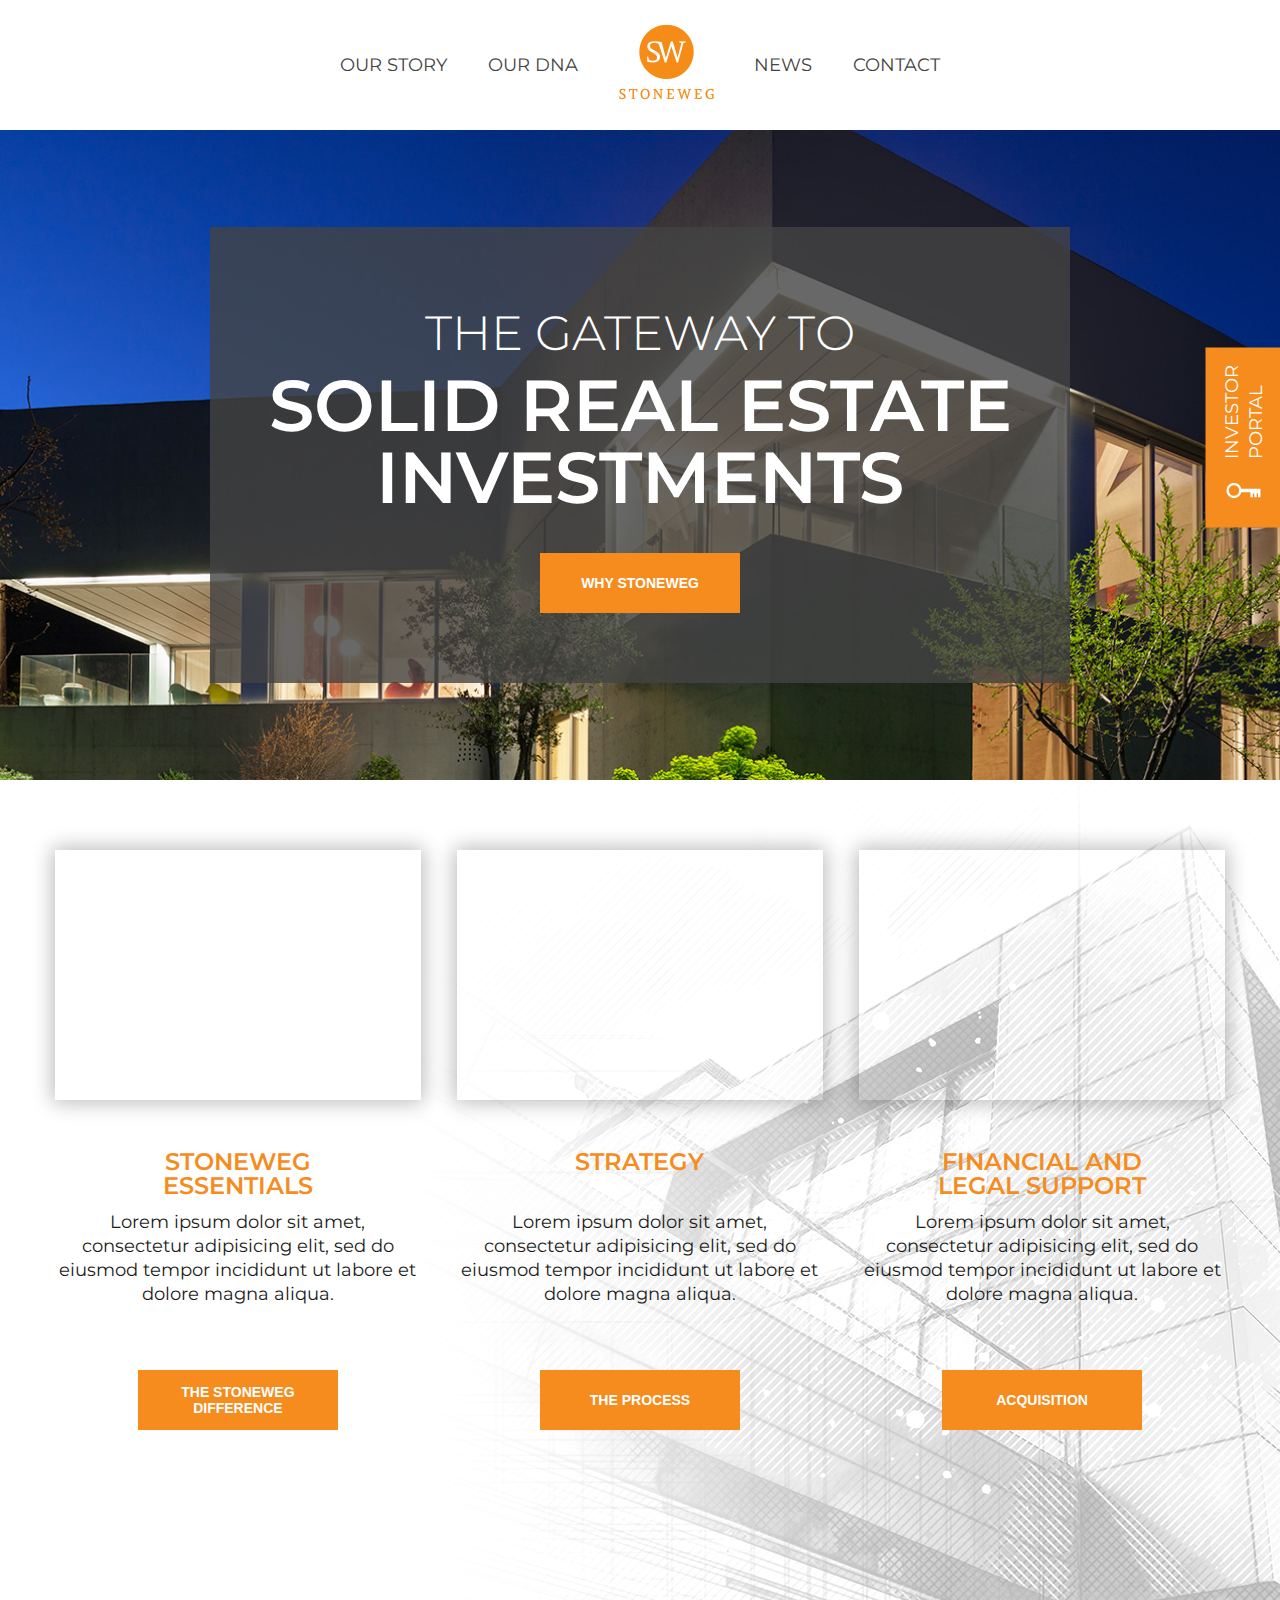
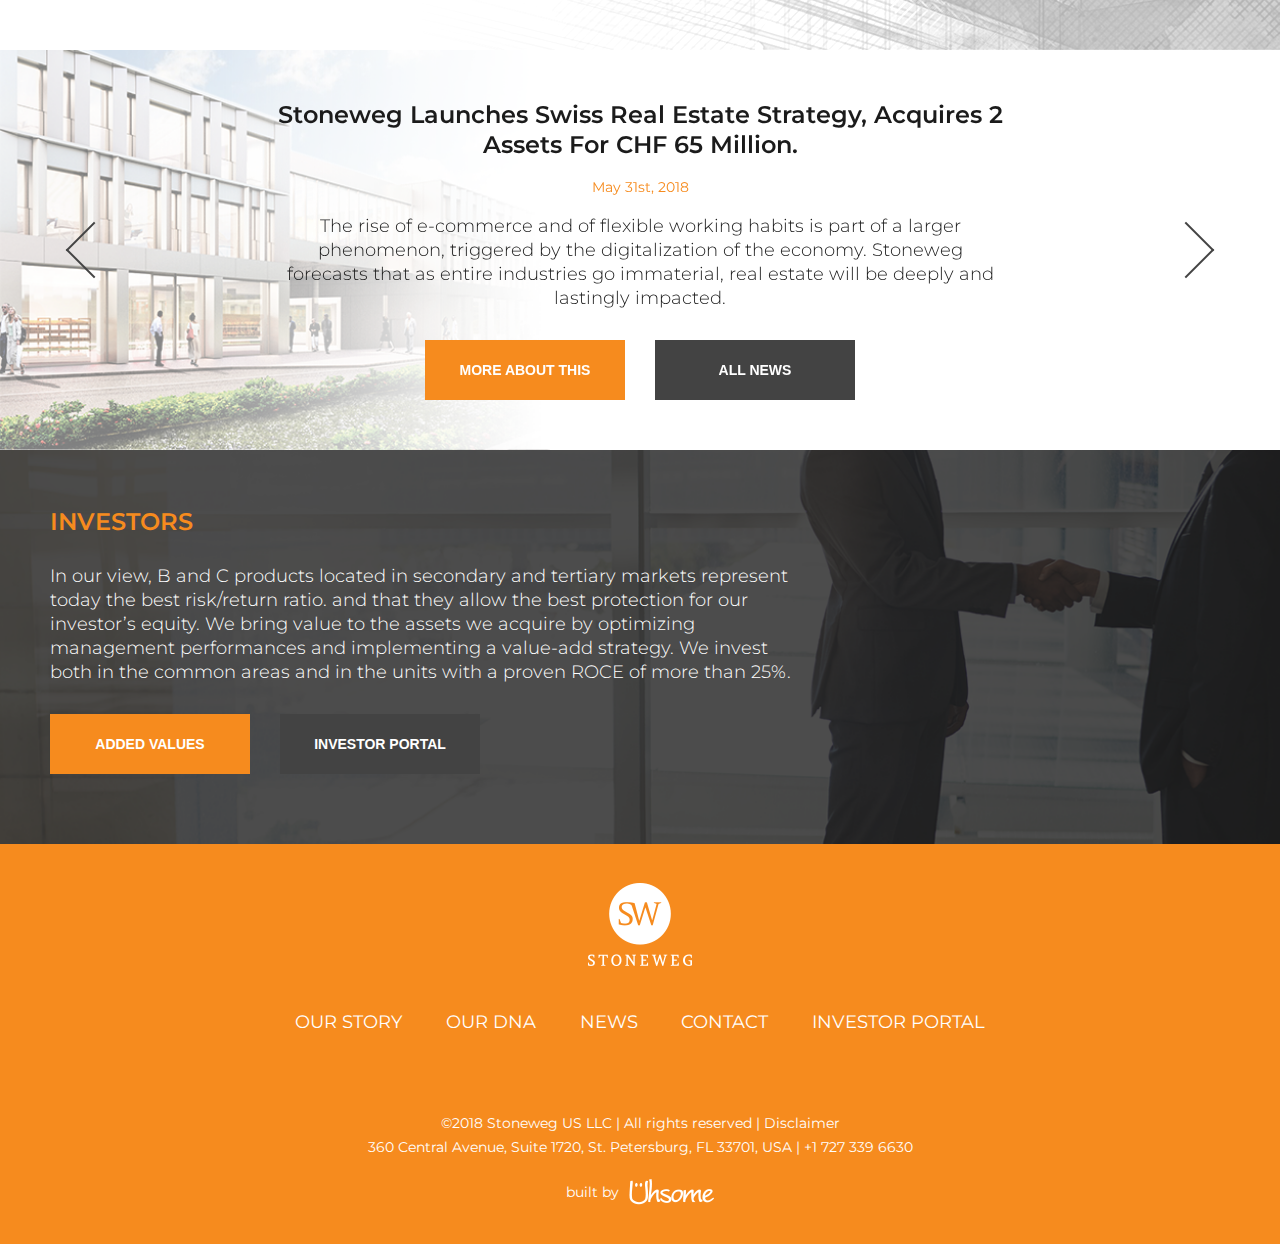
<file: index.html>
<!DOCTYPE html>
<html lang="en" dir="ltr">
  <head>
    <meta charset="utf-8">
    <meta name="viewport" content="width=device-width, initial-scale=1">
    <title></title>
    <link rel="stylesheet" href="css/reset.css">
    <link rel="stylesheet" href="https://use.fontawesome.com/releases/v5.0.13/css/all.css" integrity="sha384-DNOHZ68U8hZfKXOrtjWvjxusGo9WQnrNx2sqG0tfsghAvtVlRW3tvkXWZh58N9jp" crossorigin="anonymous">
    <link rel="stylesheet" type="text/css" href="slick/slick.css"/>
    <link rel="stylesheet" type="text/css" href="slick/slick-theme.css"/>
    <link rel="stylesheet" href="css/main.css">
  </head>
  <body>

    <header>
        <nav>
            <ul>
                <li> <a href="#">our story</a> </li>
                <li> <a href="#">our DNA</a> </li>
                <li class="logo"> <a class="logo-link" href="#"> <img src="images/logo.png" alt=""> </a> </li>
                <li> <a href="#">news</a> </li>
                <li> <a href="#">contact</a> </li>
            </ul>
        </nav>
    </header>

    <div class="investor-portal">
        <div class="portal-key">
            <img src="images/portal-key.png" alt="">
        </div>
        <div class="portal-txt">
            <p>investor</p>
            <p>portal</p>
        </div>
    </div>


    <section class="home-top">
        <div class="home-top-title">
            <div class="home-top-title-wrap">
                <h3>The gateWAY to</h3>
                <h1>solid real estate <br>
                    investments</h1>
            </div>

            <div class="home-top-btn">
                <button class="button btn-org" type="button" name="button">why Stoneweg</button>
            </div>
        </div>
    </section>


    <section class="home-strategy">
        <div class="wrapper">

            <!-- MODALS -->
            <div class="modal" id="modal1">
                <div class="video-box-modal">
                    <iframe class="modal-btn" data-modal="#modal-id1" width="380" height="250" src="https://www.youtube.com/embed/Ktf5aG9CHnc" frameborder="0" allow="autoplay; encrypted-media" allowfullscreen></iframe>
                </div>
            </div>

            <div class="modal" id="modal2">
                <div class="video-box-modal">
                    <iframe class="modal-btn" data-modal="#modal-id2" width="380" height="250" src="https://www.youtube.com/embed/Ktf5aG9CHnc" frameborder="0" allow="autoplay; encrypted-media" allowfullscreen></iframe>
                </div>
            </div>

            <div class="modal" id="modal3">
                <div class="video-box-modal">
                    <iframe class="modal-btn" data-modal="#modal-id3" width="380" height="250" src="https://www.youtube.com/embed/Ktf5aG9CHnc" frameborder="0" allow="autoplay; encrypted-media" allowfullscreen></iframe>
                </div>
            </div>
            <!-- MODALS -->

            <ul class="ul-strategy-list">
                <li>
                    <div class="video-box">
                        <button type="button" class="modal-btn" class="modal-btn video" data-modal="#modal1"></button>
                        <iframe width="380" height="250" src="https://www.youtube.com/embed/Ktf5aG9CHnc" frameborder="0" allow="autoplay; encrypted-media" allowfullscreen></iframe>
                    </div>

                    <div class="content-box">
                        <div class="content-title">
                            <h3>stoneweg essentials</h3>
                        </div>
                        <div class="content-txt">
                            <p>Lorem ipsum dolor sit amet, consectetur adipisicing elit, sed do eiusmod tempor incididunt ut labore et dolore magna aliqua.</p>
                        </div>
                        <div class="content-btn">
                            <button class="button btn-org" type="button" name="button">
                                THE STONEWEG <br>
                                DIFFERENCE
                            </button>
                        </div>
                    </div>
                </li>

                <li>
                    <div class="video-box">
                        <button type="button" class="modal-btn" class="modal-btn video" data-modal="#modal2"></button>
                        <iframe width="380" height="250" src="https://www.youtube.com/embed/Ktf5aG9CHnc" frameborder="0" allow="autoplay; encrypted-media" allowfullscreen></iframe>
                    </div>

                    <div class="content-box">
                        <div class="content-title">
                            <h3>STRATEGY</h3>
                        </div>
                        <div class="content-txt">
                            <p>Lorem ipsum dolor sit amet, consectetur adipisicing elit, sed do eiusmod tempor incididunt ut labore et dolore magna aliqua.</p>
                        </div>
                        <div class="content-btn">
                            <button class="button btn-org" type="button" name="button">
                                THE process
                            </button>
                        </div>
                    </div>
                </li>

                <li>
                    <div class="video-box">
                        <button type="button" class="modal-btn" class="modal-btn video" data-modal="#modal3"></button>
                        <iframe width="380" height="250" src="https://www.youtube.com/embed/Ktf5aG9CHnc" frameborder="0" allow="autoplay; encrypted-media" allowfullscreen></iframe>
                    </div>

                    <div class="content-box">
                        <div class="content-title">
                            <h3>FINANCIAL AND LEGAL
                                SUPPORT</h3>
                        </div>
                        <div class="content-txt">
                            <p>Lorem ipsum dolor sit amet, consectetur adipisicing elit, sed do eiusmod tempor incididunt ut labore et dolore magna aliqua.</p>
                        </div>
                        <div class="content-btn">
                            <button class="button btn-org" type="button" name="button">
                                acquisition
                            </button>
                        </div>
                    </div>
                </li>
            </ul>
        </div>
    </section>


    <section class="home-slider">
        <div class="home-slider-bg"></div>
        <div class="wrapper">
            <div class="slider">
                <div class="home-slider-content">
                    <div class="slider-title">
                        <h3>Stoneweg Launches Swiss Real Estate Strategy, Acquires 2 Assets For CHF 65 Million.</h3>
                        <p class="slider-cont-date">May 31st, 2018</p>
                    </div>
                    <div class="slider-content">
                        <p>The rise of e-commerce and of flexible working habits is part of a larger phenomenon, triggered by the digitalization of the economy. Stoneweg forecasts that as entire industries go immaterial, real estate will be deeply and lastingly impacted.</p>
                    </div>
                    <div class="slider-cont-btns">
                        <button class="button btn-org" type="button" name="button">more about this</button>
                        <button class="button btn-grey" type="button" name="button">all news</button>
                    </div>
                </div>

                <div class="home-slider-content">
                    <div class="slider-title">
                        <h3>Stoneweg Launches Swiss Real Estate Strategy, Acquires 2 Assets For CHF 65 Million.</h3>
                        <p class="slider-cont-date">May 31st, 2018</p>
                    </div>
                    <div class="slider-content">
                        <p>The rise of e-commerce and of flexible working habits is part of a larger phenomenon, triggered by the digitalization of the economy. Stoneweg forecasts that as entire industries go immaterial, real estate will be deeply and lastingly impacted.</p>
                    </div>
                    <div class="slider-cont-btns">
                        <button class="button btn-org" type="button" name="button">more about this</button>
                        <button class="button btn-grey" type="button" name="button">all news</button>
                    </div>
                </div>
            </div>
        </div>
    </section>


    <section class="investors">
        <div class="wrapper">
            <div class="investors-content">
                <h4 class="section-title">INVESTORS</h4>
                <p>In our view, B and C products located in secondary and tertiary markets represent today the best risk/return ratio. and that they allow the best protection for our investor’s equity. We bring value to the assets we acquire by optimizing management performances and implementing a value-add strategy. We invest both in the common areas and in the units with a proven ROCE of more than 25%.</p>
                <div class="investors-btns">
                  <button class="button btn-org" type="button" name="button">added values</button>
                  <button class="button btn-grey" type="button" name="button">investor portal</button>
                </div>
            </div>
        </div>
    </section>


    <footer>
        <div class="footer-inner">
            <div class="logo-footer">
                <a href="#"> <img src="images/logo-footer.png" alt=""> </a>
            </div>
            <div class="nav-footer">
                <ul>
                    <li> <a href="#">our story</a> </li>
                    <li> <a href="#">our DNA</a> </li>
                    <li> <a href="#">news</a> </li>
                    <li> <a href="#">contact</a> </li>
                    <li> <a href="#">investor portal</a> </li>
                </ul>
            </div>
            <div class="socials-footer">
                <ul>
                    <li> <a href="#"> <i class="fab fa-facebook-f"></i> </a> </li>
                    <li> <a href="#"> <i class="fab fa-linkedin-in"></i> </a> </li>
                    <li> <a href="#"> <i class="fab fa-twitter"></i> </a> </li>
                </ul>
            </div>
            <div class="copyright">
                <p>©2018 Stoneweg US LLC   |   All rights reserved   |   Disclaimer</p>
                <p>360 Central Avenue, Suite 1720, St. Petersburg, FL 33701, USA  |  +1 727 339 6630</p>
                <p class="uhsome">
                  <span class="built-by">built by</span>
                  <span class="uhsome-logo"> <a class="uhsome-link" href="#"></a> </span>
                </p>
            </div>
        </div>
    </footer>


    <script type="text/javascript" src="js/jquery-3.3.1.min.js"></script>
    <script type="text/javascript" src="slick/slick.min.js"></script>
    <script type="text/javascript" src="js/main.js"></script>

  </body>
</html>
</file>
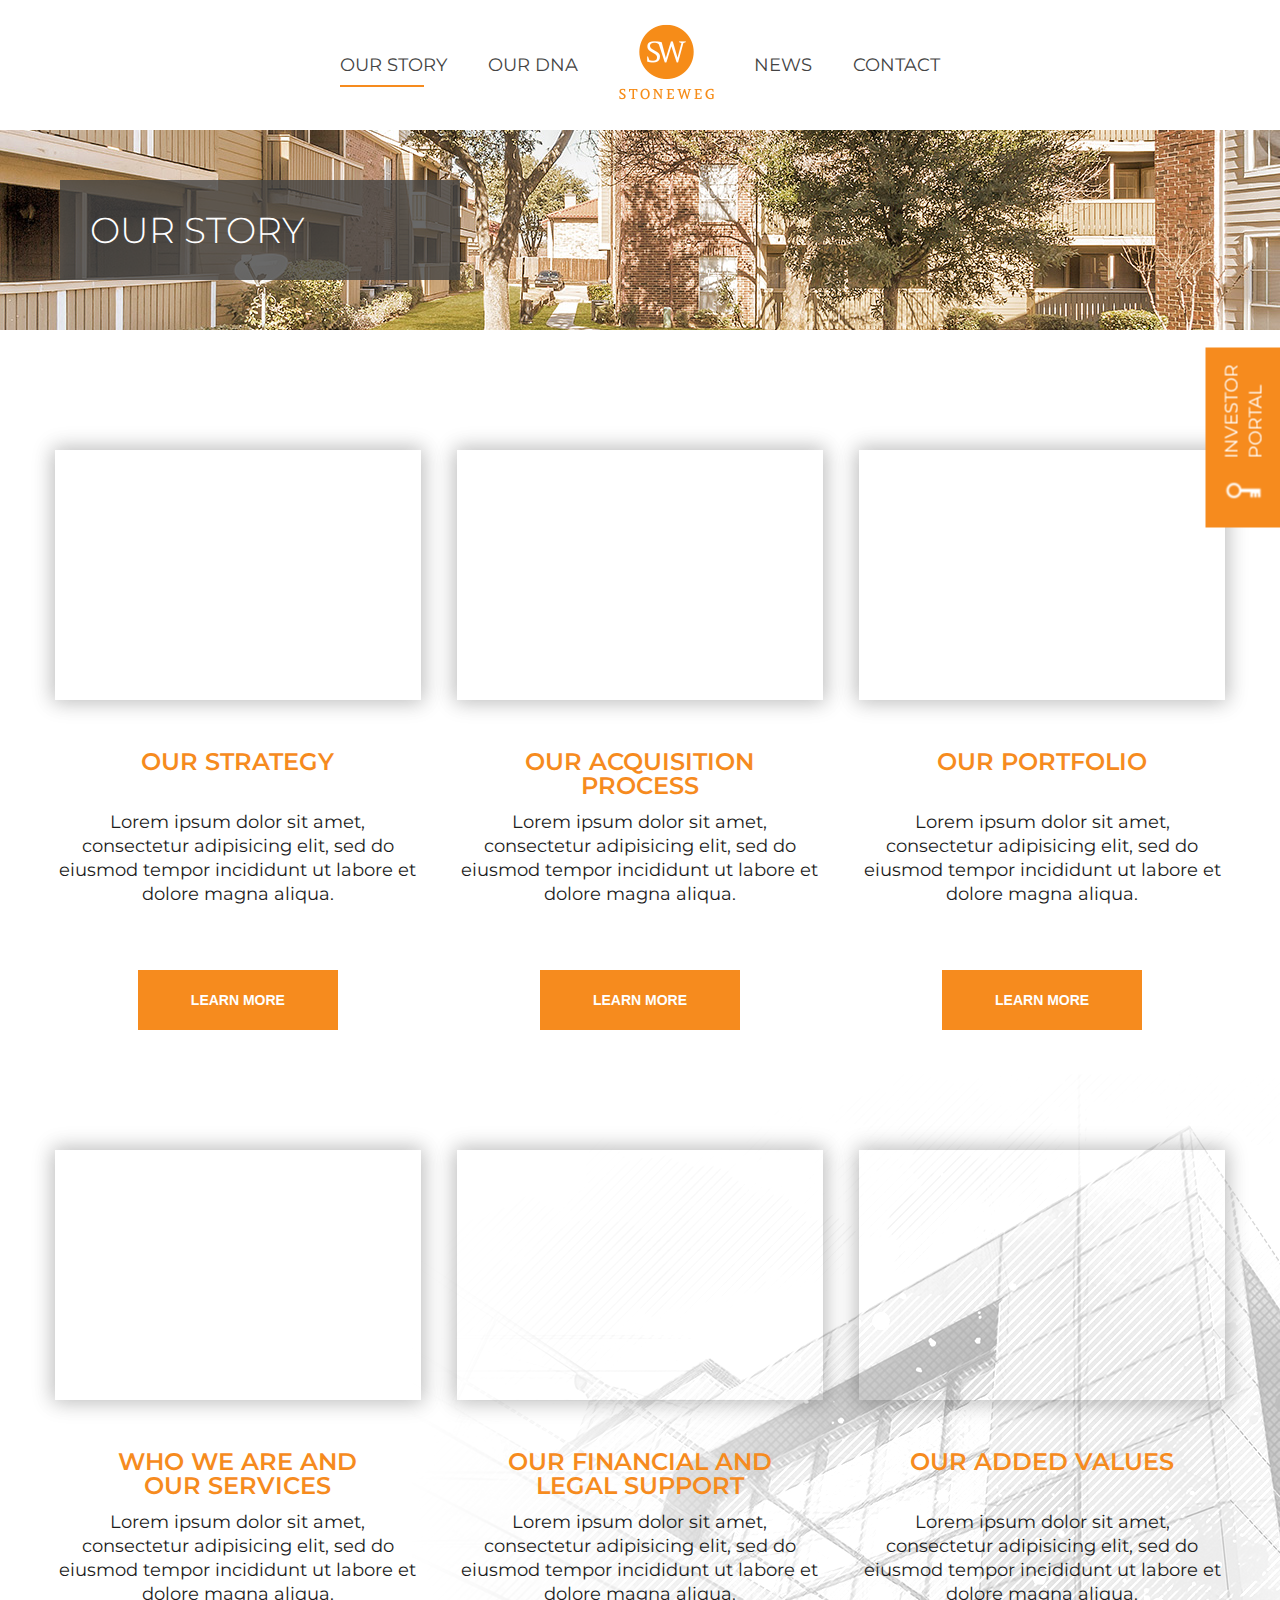
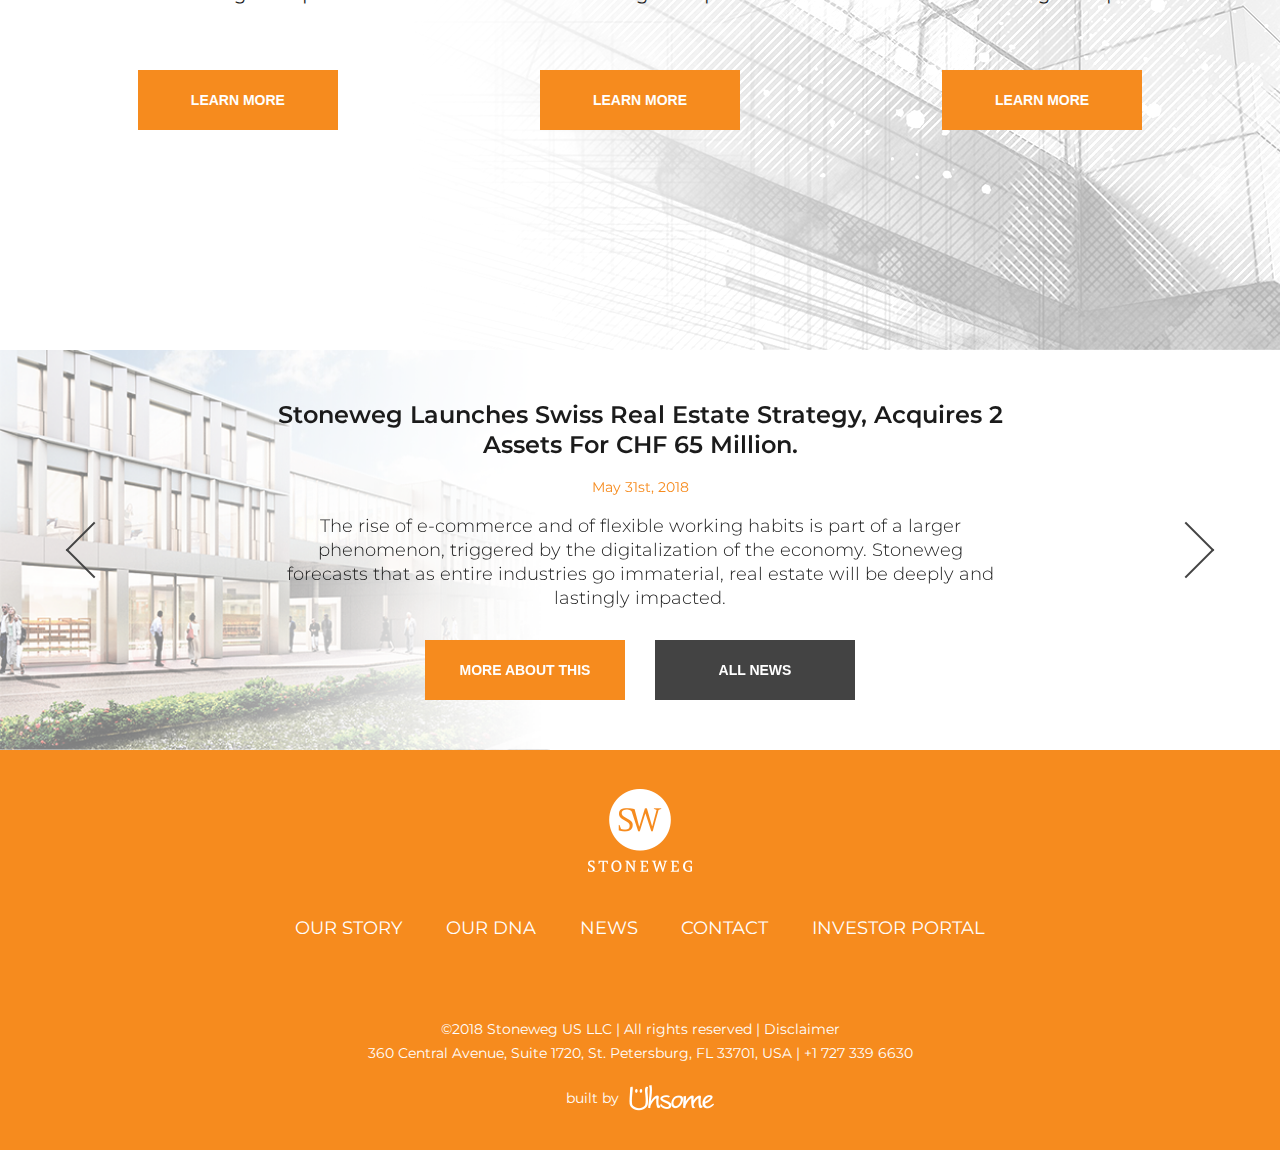
<file: 02_stoneweg_ourstory.html>
<!DOCTYPE html>
<html lang="en" dir="ltr">
  <head>
    <meta charset="utf-8">
    <meta name="viewport" content="width=device-width, initial-scale=1">
    <title></title>
    <link rel="stylesheet" href="css/reset.css">
    <link rel="stylesheet" href="https://use.fontawesome.com/releases/v5.0.13/css/all.css" integrity="sha384-DNOHZ68U8hZfKXOrtjWvjxusGo9WQnrNx2sqG0tfsghAvtVlRW3tvkXWZh58N9jp" crossorigin="anonymous">
    <link rel="stylesheet" type="text/css" href="slick/slick.css"/>
    <link rel="stylesheet" type="text/css" href="slick/slick-theme.css"/>
    <link rel="stylesheet" href="css/main.css">
  </head>
  <body>

    <header>
        <nav>
            <ul>
                <li> <a class="active" href="#">our story</a> </li>
                <li> <a href="#">our DNA</a> </li>
                <li class="logo"> <a class="logo-link" href="#"> <img src="images/logo.png" alt=""> </a> </li>
                <li> <a href="#">news</a> </li>
                <li> <a href="#">contact</a> </li>
            </ul>
        </nav>
    </header>

    <div class="investor-portal">
        <div class="portal-key">
            <img src="images/portal-key.png" alt="">
        </div>
        <div class="portal-txt">
            <p>investor</p>
            <p>portal</p>
        </div>
    </div>


    <section class="headline-section our-story-bg">
        <div class="wrapper">
            <div class="headline-section-title">
                <h2>our story</h2>
            </div>
        </div>
    </section>


    <section class="home-strategy our-story-strategy">
        <div class="wrapper">

            <!-- MODALS -->
            <div class="modal" id="modal4">
                <div class="video-box-modal">
                    <iframe class="modal-btn" data-modal="#modal-id1" width="380" height="250" src="https://www.youtube.com/embed/Ktf5aG9CHnc" frameborder="0" allow="autoplay; encrypted-media" allowfullscreen></iframe>
                </div>
            </div>

            <div class="modal" id="modal5">
                <div class="video-box-modal">
                    <iframe class="modal-btn" data-modal="#modal-id2" width="380" height="250" src="https://www.youtube.com/embed/Ktf5aG9CHnc" frameborder="0" allow="autoplay; encrypted-media" allowfullscreen></iframe>
                </div>
            </div>

            <div class="modal" id="modal6">
                <div class="video-box-modal">
                    <iframe class="modal-btn" data-modal="#modal-id3" width="380" height="250" src="https://www.youtube.com/embed/Ktf5aG9CHnc" frameborder="0" allow="autoplay; encrypted-media" allowfullscreen></iframe>
                </div>
            </div>

            <div class="modal" id="modal7">
                <div class="video-box-modal">
                    <iframe class="modal-btn" data-modal="#modal-id1" width="380" height="250" src="https://www.youtube.com/embed/Ktf5aG9CHnc" frameborder="0" allow="autoplay; encrypted-media" allowfullscreen></iframe>
                </div>
            </div>

            <div class="modal" id="modal8">
                <div class="video-box-modal">
                    <iframe class="modal-btn" data-modal="#modal-id2" width="380" height="250" src="https://www.youtube.com/embed/Ktf5aG9CHnc" frameborder="0" allow="autoplay; encrypted-media" allowfullscreen></iframe>
                </div>
            </div>

            <div class="modal" id="modal9">
                <div class="video-box-modal">
                    <iframe class="modal-btn" data-modal="#modal-id3" width="380" height="250" src="https://www.youtube.com/embed/Ktf5aG9CHnc" frameborder="0" allow="autoplay; encrypted-media" allowfullscreen></iframe>
                </div>
            </div>
            <!-- MODALS -->

            <ul class="ul-strategy-list">
                <li>
                    <div class="video-box">
                      <button type="button" class="modal-btn" class="modal-btn video" data-modal="#modal4"></button>
                        <iframe width="380" height="250" src="https://www.youtube.com/embed/Ktf5aG9CHnc" frameborder="0" allow="autoplay; encrypted-media" allowfullscreen></iframe>
                    </div>

                    <div class="content-box">
                        <div class="content-title">
                            <h3>our strategy</h3>
                        </div>
                        <div class="content-txt">
                            <p>Lorem ipsum dolor sit amet, consectetur adipisicing elit, sed do eiusmod tempor incididunt ut labore et dolore magna aliqua.</p>
                        </div>
                        <div class="content-btn">
                            <button class="button btn-org" type="button" name="button">
                                learn more
                            </button>
                        </div>
                    </div>
                </li>

                <li>
                    <div class="video-box">
                      <button type="button" class="modal-btn" class="modal-btn video" data-modal="#modal5"></button>
                        <iframe width="380" height="250" src="https://www.youtube.com/embed/Ktf5aG9CHnc" frameborder="0" allow="autoplay; encrypted-media" allowfullscreen></iframe>
                    </div>

                    <div class="content-box">
                        <div class="content-title">
                            <h3>Our acquisition process</h3>
                        </div>
                        <div class="content-txt">
                            <p>Lorem ipsum dolor sit amet, consectetur adipisicing elit, sed do eiusmod tempor incididunt ut labore et dolore magna aliqua.</p>
                        </div>
                        <div class="content-btn">
                          <button class="button btn-org" type="button" name="button">
                              learn more
                          </button>
                        </div>
                    </div>
                </li>

                <li>
                    <div class="video-box">
                      <button type="button" class="modal-btn" class="modal-btn video" data-modal="#modal6"></button>
                        <iframe width="380" height="250" src="https://www.youtube.com/embed/Ktf5aG9CHnc" frameborder="0" allow="autoplay; encrypted-media" allowfullscreen></iframe>
                    </div>

                    <div class="content-box">
                        <div class="content-title">
                            <h3>Our portfolio</h3>
                        </div>
                        <div class="content-txt">
                            <p>Lorem ipsum dolor sit amet, consectetur adipisicing elit, sed do eiusmod tempor incididunt ut labore et dolore magna aliqua.</p>
                        </div>
                        <div class="content-btn">
                          <button class="button btn-org" type="button" name="button">
                              learn more
                          </button>
                        </div>
                    </div>
                </li>

                <li>
                    <div class="video-box">
                      <button type="button" class="modal-btn" class="modal-btn video" data-modal="#modal7"></button>
                        <iframe width="380" height="250" src="https://www.youtube.com/embed/Ktf5aG9CHnc" frameborder="0" allow="autoplay; encrypted-media" allowfullscreen></iframe>
                    </div>

                    <div class="content-box">
                        <div class="content-title">
                            <h3>Who we are and
                                our services</h3>
                        </div>
                        <div class="content-txt">
                            <p>Lorem ipsum dolor sit amet, consectetur adipisicing elit, sed do eiusmod tempor incididunt ut labore et dolore magna aliqua.</p>
                        </div>
                        <div class="content-btn">
                          <button class="button btn-org" type="button" name="button">
                              learn more
                          </button>
                        </div>
                    </div>
                </li>

                <li>
                    <div class="video-box">
                      <button type="button" class="modal-btn" class="modal-btn video" data-modal="#modal8"></button>
                        <iframe width="380" height="250" src="https://www.youtube.com/embed/Ktf5aG9CHnc" frameborder="0" allow="autoplay; encrypted-media" allowfullscreen></iframe>
                    </div>

                    <div class="content-box">
                        <div class="content-title">
                            <h3>Our financial and
                                  legal support</h3>
                        </div>
                        <div class="content-txt">
                            <p>Lorem ipsum dolor sit amet, consectetur adipisicing elit, sed do eiusmod tempor incididunt ut labore et dolore magna aliqua.</p>
                        </div>
                        <div class="content-btn">
                          <button class="button btn-org" type="button" name="button">
                              learn more
                          </button>
                        </div>
                    </div>
                </li>

                <li>
                    <div class="video-box">
                      <button type="button" class="modal-btn" class="modal-btn video" data-modal="#modal9"></button>
                        <iframe width="380" height="250" src="https://www.youtube.com/embed/Ktf5aG9CHnc" frameborder="0" allow="autoplay; encrypted-media" allowfullscreen></iframe>
                    </div>

                    <div class="content-box">
                        <div class="content-title">
                            <h3>Our added values</h3>
                        </div>
                        <div class="content-txt">
                            <p>Lorem ipsum dolor sit amet, consectetur adipisicing elit, sed do eiusmod tempor incididunt ut labore et dolore magna aliqua.</p>
                        </div>
                        <div class="content-btn">
                          <button class="button btn-org" type="button" name="button">
                              learn more
                          </button>
                        </div>
                    </div>
                </li>
            </ul>
        </div>
    </section>


    <section class="home-slider">
        <div class="home-slider-bg"></div>
        <div class="wrapper">
            <div class="slider">
                <div class="home-slider-content">
                    <div class="slider-title">
                        <h3>Stoneweg Launches Swiss Real Estate Strategy, Acquires 2 Assets For CHF 65 Million.</h3>
                        <p class="slider-cont-date">May 31st, 2018</p>
                    </div>
                    <div class="slider-content">
                        <p>The rise of e-commerce and of flexible working habits is part of a larger phenomenon, triggered by the digitalization of the economy. Stoneweg forecasts that as entire industries go immaterial, real estate will be deeply and lastingly impacted.</p>
                    </div>
                    <div class="slider-cont-btns">
                        <button class="button btn-org" type="button" name="button">more about this</button>
                        <button class="button btn-grey" type="button" name="button">all news</button>
                    </div>
                </div>

                <div class="home-slider-content">
                    <div class="slider-title">
                        <h3>Stoneweg Launches Swiss Real Estate Strategy, Acquires 2 Assets For CHF 65 Million.</h3>
                        <p class="slider-cont-date">May 31st, 2018</p>
                    </div>
                    <div class="slider-content">
                        <p>The rise of e-commerce and of flexible working habits is part of a larger phenomenon, triggered by the digitalization of the economy. Stoneweg forecasts that as entire industries go immaterial, real estate will be deeply and lastingly impacted.</p>
                    </div>
                    <div class="slider-cont-btns">
                        <button class="button btn-org" type="button" name="button">more about this</button>
                        <button class="button btn-grey" type="button" name="button">all news</button>
                    </div>
                </div>
            </div>
        </div>
    </section>


    <footer>
        <div class="footer-inner">
            <div class="logo-footer">
                <a href="#"> <img src="images/logo-footer.png" alt=""> </a>
            </div>
            <div class="nav-footer">
                <ul>
                    <li> <a href="#">our story</a> </li>
                    <li> <a href="#">our DNA</a> </li>
                    <li> <a href="#">news</a> </li>
                    <li> <a href="#">contact</a> </li>
                    <li> <a href="#">investor portal</a> </li>
                </ul>
            </div>
            <div class="socials-footer">
                <ul>
                    <li> <a href="#"> <i class="fab fa-facebook-f"></i> </a> </li>
                    <li> <a href="#"> <i class="fab fa-linkedin-in"></i> </a> </li>
                    <li> <a href="#"> <i class="fab fa-twitter"></i> </a> </li>
                </ul>
            </div>
            <div class="copyright">
                <p>©2018 Stoneweg US LLC   |   All rights reserved   |   Disclaimer</p>
                <p>360 Central Avenue, Suite 1720, St. Petersburg, FL 33701, USA  |  +1 727 339 6630</p>
                <p class="uhsome">
                  <span class="built-by">built by</span>
                  <span class="uhsome-logo"> <a class="uhsome-link" href="#"></a> </span>
                </p>
            </div>
        </div>
    </footer>


    <script type="text/javascript" src="js/jquery-3.3.1.min.js"></script>
    <script type="text/javascript" src="slick/slick.min.js"></script>
    <script type="text/javascript" src="js/main.js"></script>

  </body>
</html>
</file>
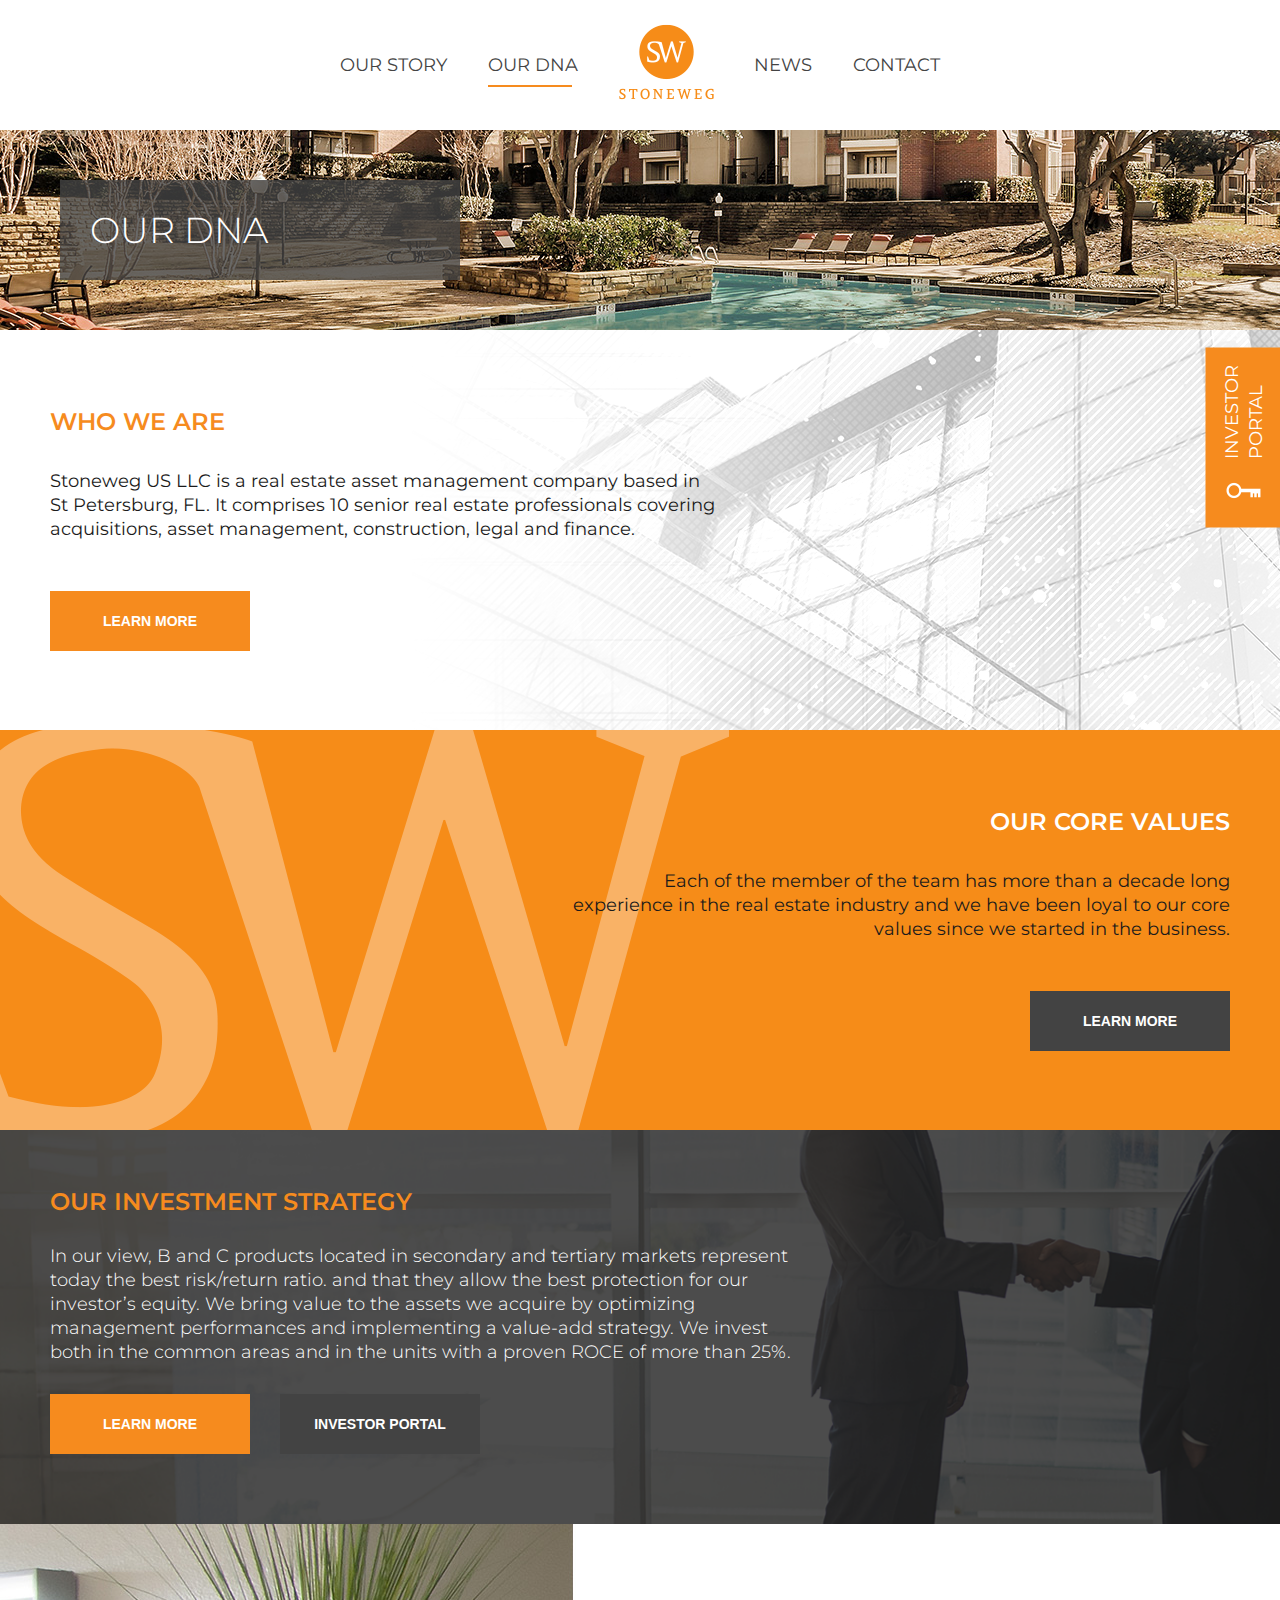
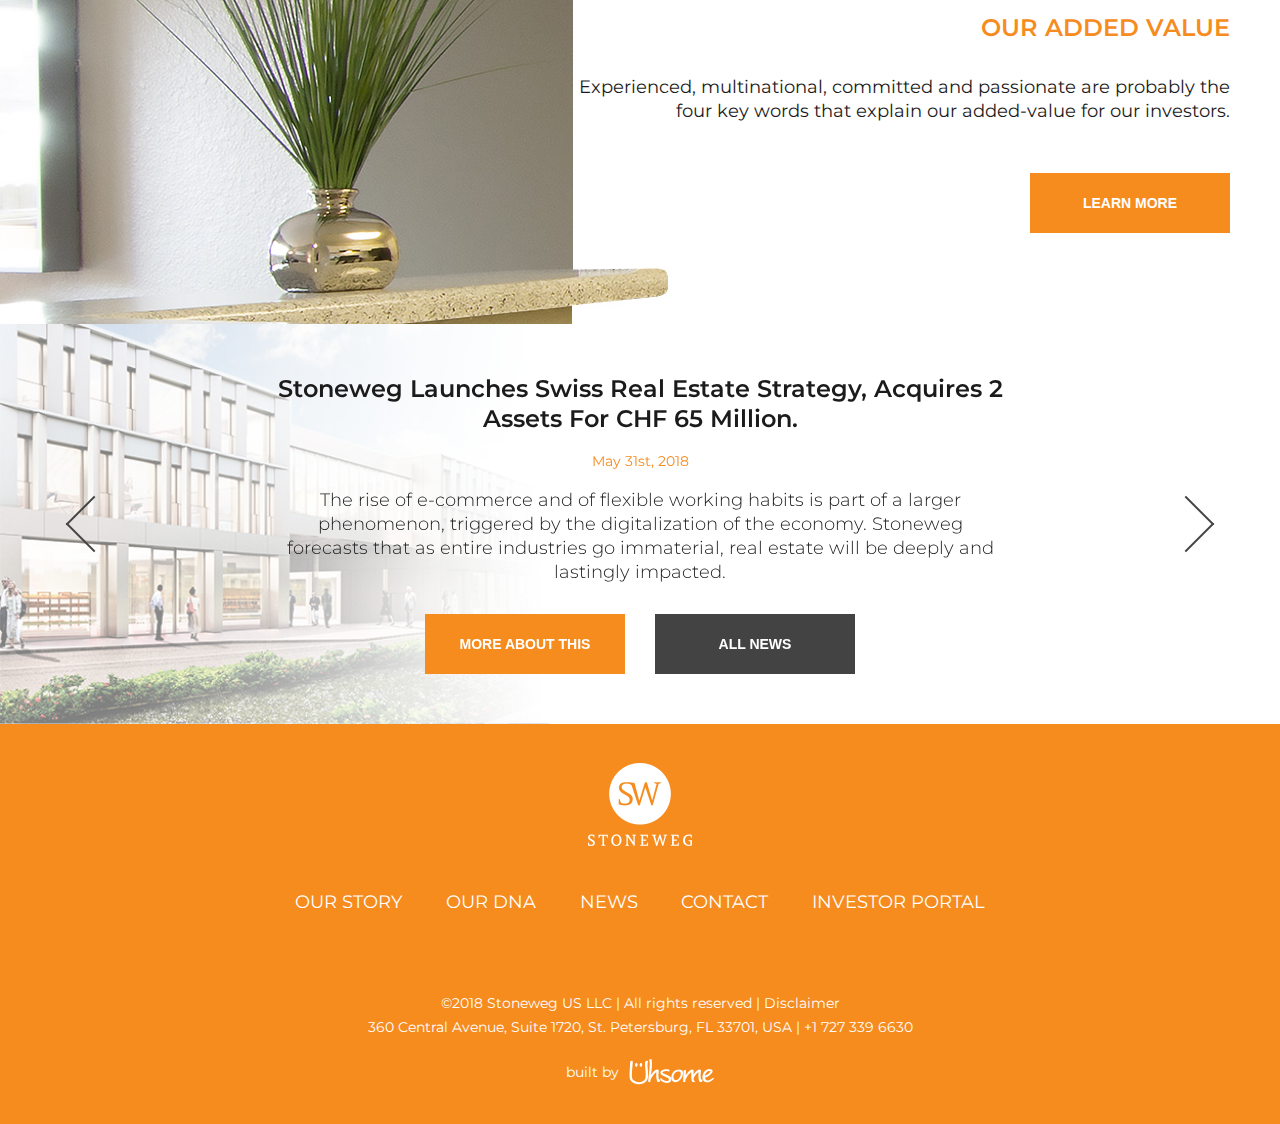
<file: 03_stoneweg_ourdna.html>
<!DOCTYPE html>
<html lang="en" dir="ltr">
  <head>
    <meta charset="utf-8">
    <meta name="viewport" content="width=device-width, initial-scale=1">
    <title></title>
    <link rel="stylesheet" href="css/reset.css">
    <link rel="stylesheet" href="https://use.fontawesome.com/releases/v5.0.13/css/all.css" integrity="sha384-DNOHZ68U8hZfKXOrtjWvjxusGo9WQnrNx2sqG0tfsghAvtVlRW3tvkXWZh58N9jp" crossorigin="anonymous">
    <link rel="stylesheet" type="text/css" href="slick/slick.css"/>
    <link rel="stylesheet" type="text/css" href="slick/slick-theme.css"/>
    <link rel="stylesheet" href="css/main.css">
  </head>
  <body>

    <header>
        <nav>
            <ul>
                <li> <a href="#">our story</a> </li>
                <li> <a class="active" href="#">our DNA</a> </li>
                <li class="logo"> <a class="logo-link" href="#"> <img src="images/logo.png" alt=""> </a> </li>
                <li> <a href="#">news</a> </li>
                <li> <a href="#">contact</a> </li>
            </ul>
        </nav>
    </header>

    <div class="investor-portal">
        <div class="portal-key">
            <img src="images/portal-key.png" alt="">
        </div>
        <div class="portal-txt">
            <p>investor</p>
            <p>portal</p>
        </div>
    </div>


    <section class="headline-section our-dna-bg">
        <div class="wrapper">
            <div class="headline-section-title">
                <h2>OUR DNA</h2>
            </div>
        </div>
    </section>


    <section class="who-we-are">
        <div class="wrapper">
            <div class="who-we-are-inner">
                <h4 class="section-title">Who we are</h4>
                <p>Stoneweg US LLC is a real estate asset management company based in St Petersburg, FL. It comprises 10 senior real estate professionals covering acquisitions, asset management, construction, legal and finance.</p>
                <button class="button btn-org" type="button" name="button">LEARN MORE</button>
            </div>
        </div>
    </section>


    <section class="core-values">
        <div class="wrapper">
            <div class="core-values-inner">
                <h4 class="section-title">Our core values</h4>
                <p>Each of the member of the team has more than a decade long experience in the real estate industry and we have been loyal to our core values since we started in the business.</p>
                <button class="button btn-grey" type="button" name="button">LEARN MORE</button>
            </div>
        </div>
    </section>



    <section class="investors">
        <div class="wrapper">
            <div class="investors-content">
                <h4 class="section-title">Our investment strategy</h4>
                <p>In our view, B and C products located in secondary and tertiary markets represent today the best risk/return ratio. and that they allow the best protection for our investor’s equity. We bring value to the assets we acquire by optimizing management performances and implementing a value-add strategy. We invest both in the common areas and in the units with a proven ROCE of more than 25%.</p>
                <div class="investors-btns">
                  <button class="button btn-org" type="button" name="button">LEARN MORE</button>
                  <button class="button btn-grey" type="button" name="button">investor portal</button>
                </div>
            </div>
        </div>
    </section>


    <section class="added-value">
        <div class="wrapper">
            <div class="core-values-inner">
                <h4 class="section-title">Our added value</h4>
                <p>Experienced, multinational, committed and passionate are probably the four key words that explain our added-value for our investors.</p>
                <button class="button btn-org" type="button" name="button">LEARN MORE</button>
            </div>
        </div>
    </section>


    <section class="home-slider">
        <div class="home-slider-bg"></div>
        <div class="wrapper">
            <div class="slider">
                <div class="home-slider-content">
                    <div class="slider-title">
                        <h3>Stoneweg Launches Swiss Real Estate Strategy, Acquires 2 Assets For CHF 65 Million.</h3>
                        <p class="slider-cont-date">May 31st, 2018</p>
                    </div>
                    <div class="slider-content">
                        <p>The rise of e-commerce and of flexible working habits is part of a larger phenomenon, triggered by the digitalization of the economy. Stoneweg forecasts that as entire industries go immaterial, real estate will be deeply and lastingly impacted.</p>
                    </div>
                    <div class="slider-cont-btns">
                        <button class="button btn-org" type="button" name="button">more about this</button>
                        <button class="button btn-grey" type="button" name="button">all news</button>
                    </div>
                </div>

                <div class="home-slider-content">
                    <div class="slider-title">
                        <h3>Stoneweg Launches Swiss Real Estate Strategy, Acquires 2 Assets For CHF 65 Million.</h3>
                        <p class="slider-cont-date">May 31st, 2018</p>
                    </div>
                    <div class="slider-content">
                        <p>The rise of e-commerce and of flexible working habits is part of a larger phenomenon, triggered by the digitalization of the economy. Stoneweg forecasts that as entire industries go immaterial, real estate will be deeply and lastingly impacted.</p>
                    </div>
                    <div class="slider-cont-btns">
                        <button class="button btn-org" type="button" name="button">more about this</button>
                        <button class="button btn-grey" type="button" name="button">all news</button>
                    </div>
                </div>
            </div>
        </div>
    </section>


    <footer>
        <div class="footer-inner">
            <div class="logo-footer">
                <a href="#"> <img src="images/logo-footer.png" alt=""> </a>
            </div>
            <div class="nav-footer">
                <ul>
                    <li> <a href="#">our story</a> </li>
                    <li> <a href="#">our DNA</a> </li>
                    <li> <a href="#">news</a> </li>
                    <li> <a href="#">contact</a> </li>
                    <li> <a href="#">investor portal</a> </li>
                </ul>
            </div>
            <div class="socials-footer">
                <ul>
                    <li> <a href="#"> <i class="fab fa-facebook-f"></i> </a> </li>
                    <li> <a href="#"> <i class="fab fa-linkedin-in"></i> </a> </li>
                    <li> <a href="#"> <i class="fab fa-twitter"></i> </a> </li>
                </ul>
            </div>
            <div class="copyright">
                <p>©2018 Stoneweg US LLC   |   All rights reserved   |   Disclaimer</p>
                <p>360 Central Avenue, Suite 1720, St. Petersburg, FL 33701, USA  |  +1 727 339 6630</p>
                <p class="uhsome">
                  <span class="built-by">built by</span>
                  <span class="uhsome-logo"> <a class="uhsome-link" href="#"></a> </span>
                </p>
            </div>
        </div>
    </footer>


    <script type="text/javascript" src="js/jquery-3.3.1.min.js"></script>
    <script type="text/javascript" src="slick/slick.min.js"></script>
    <script type="text/javascript" src="js/main.js"></script>

  </body>
</html>
</file>
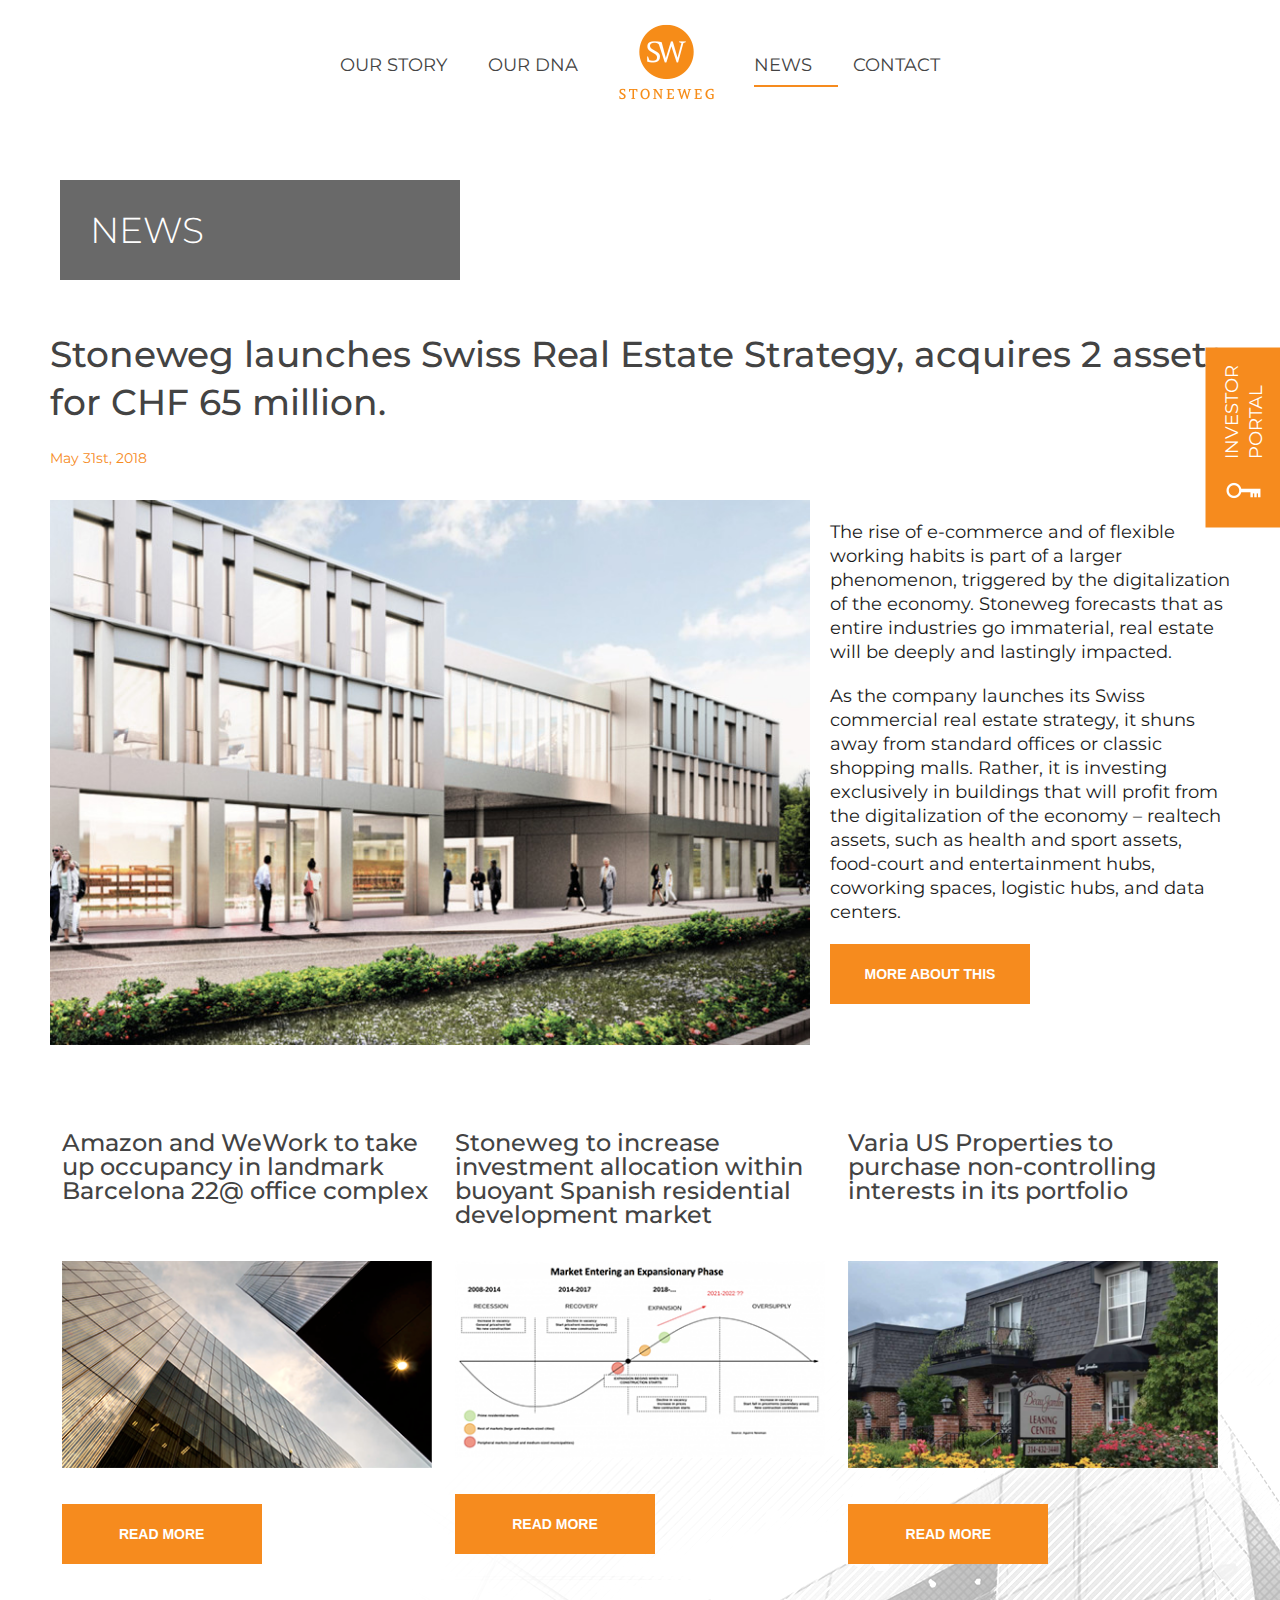
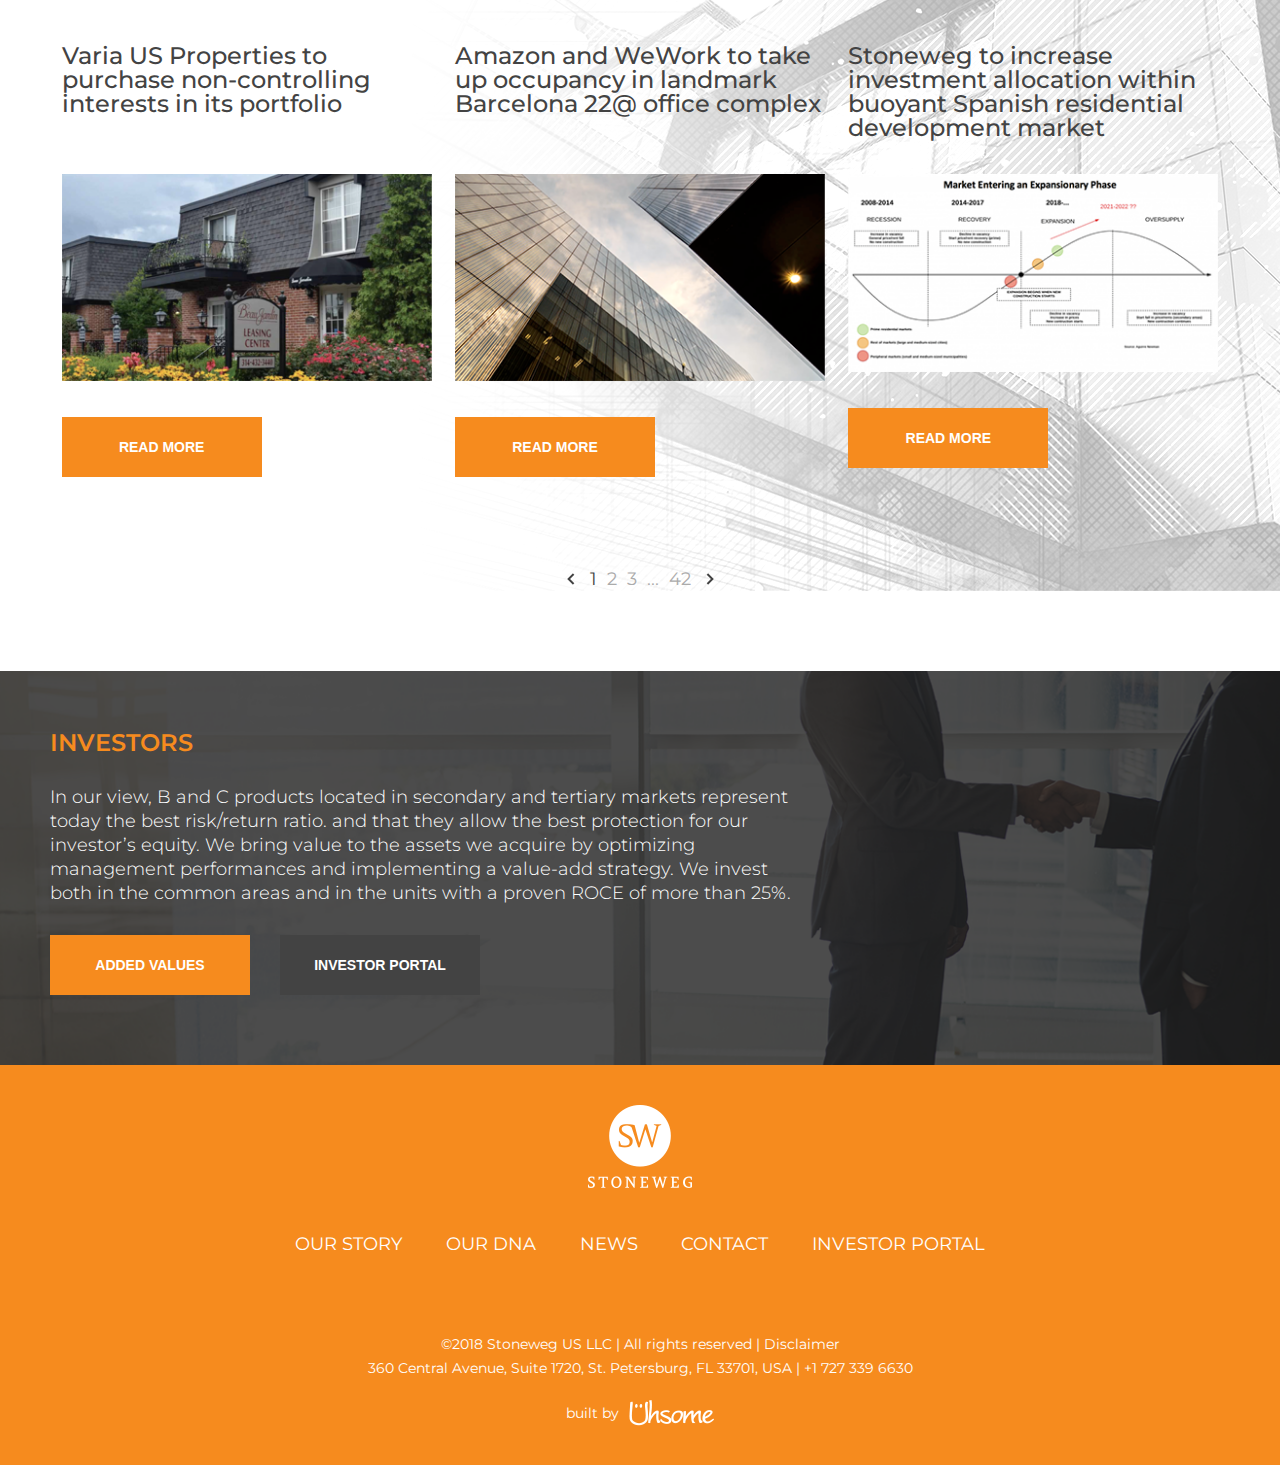
<file: 04_stoneweg_news.html>
<!DOCTYPE html>
<html lang="en" dir="ltr">
  <head>
    <meta charset="utf-8">
    <meta name="viewport" content="width=device-width, initial-scale=1">
    <title></title>
    <link rel="stylesheet" href="css/reset.css">
    <link rel="stylesheet" href="https://use.fontawesome.com/releases/v5.0.13/css/all.css" integrity="sha384-DNOHZ68U8hZfKXOrtjWvjxusGo9WQnrNx2sqG0tfsghAvtVlRW3tvkXWZh58N9jp" crossorigin="anonymous">
    <link rel="stylesheet" type="text/css" href="slick/slick.css"/>
    <link rel="stylesheet" type="text/css" href="slick/slick-theme.css"/>
    <link rel="stylesheet" href="css/main.css">
  </head>
  <body>

    <header>
        <nav>
            <ul>
                <li> <a href="#">our story</a> </li>
                <li> <a href="#">our DNA</a> </li>
                <li class="logo"> <a class="logo-link" href="#"> <img src="images/logo.png" alt=""> </a> </li>
                <li> <a class="active" href="#">news</a> </li>
                <li> <a href="#">contact</a> </li>
            </ul>
        </nav>
    </header>

    <div class="investor-portal">
        <div class="portal-key">
            <img src="images/portal-key.png" alt="">
        </div>
        <div class="portal-txt">
            <p>investor</p>
            <p>portal</p>
        </div>
    </div>


    <section class="headline-section">
        <div class="wrapper">
            <div class="headline-section-title">
                <h2>NEWS</h2>
            </div>
        </div>
    </section>


    <section class="news">
        <div class="wrapper">
            <div class="news-title-wrap">
                <h3 class="news-title">Stoneweg launches Swiss Real Estate Strategy, acquires 2 assets for CHF 65 million.</h3>
                <p class="slider-cont-date">May 31st, 2018</p>
            </div>

            <div class="news-more-about">
                <div class="more-about-img">
                    <img src="images/news-img.jpg" alt="">
                </div>

                <div class="more-about-txt">
                    <p>The rise of e-commerce and of flexible working habits is part of a larger phenomenon, triggered by the digitalization of the economy. Stoneweg forecasts that as entire industries go immaterial, real estate will be deeply and lastingly impacted.</p>
                    <p>As the company launches its Swiss commercial real estate strategy, it shuns away from standard offices or classic shopping malls. Rather, it is investing exclusively in buildings that will profit from the digitalization of the economy – realtech assets, such as health and sport assets, food-court and entertainment hubs, coworking spaces, logistic hubs, and data centers.</p>
                    <button class="button btn-org" type="button" name="button">more about this</button>
                </div>
            </div>

            <div class="news-list">
                <div class="news-list-wrap">
                    <ul>
                        <li>
                            <div class="news-list-title">
                                <h4>Amazon and WeWork to take up occupancy in landmark Barcelona 22@ office complex</h4>
                            </div>

                            <div class="news-list-img">
                                <img src="images/news-amazon.png" alt="">
                            </div>

                            <button class="button btn-org" type="button" name="button">read more</button>
                        </li>

                        <li>
                            <div class="news-list-title">
                                <h4>Stoneweg to increase investment allocation within buoyant Spanish residential development market</h4>
                            </div>

                            <div class="news-list-img">
                                <img src="images/news-increase.png" alt="">
                            </div>

                            <button class="button btn-org" type="button" name="button">read more</button>
                        </li>

                        <li>
                            <div class="news-list-title">
                                <h4>Varia US Properties to purchase non-controlling interests in its portfolio</h4>
                            </div>

                            <div class="news-list-img">
                                <img src="images/news-varia.png" alt="">
                            </div>

                            <button class="button btn-org" type="button" name="button">read more</button>
                        </li>

                        <li>
                            <div class="news-list-title">
                                <h4>Varia US Properties to purchase non-controlling interests in its portfolio</h4>
                            </div>

                            <div class="news-list-img">
                                <img src="images/news-varia.png" alt="">
                            </div>

                            <button class="button btn-org" type="button" name="button">read more</button>
                        </li>

                        <li>
                            <div class="news-list-title">
                                <h4>Amazon and WeWork to take up occupancy in landmark Barcelona 22@ office complex</h4>
                            </div>

                            <div class="news-list-img">
                                <img src="images/news-amazon.png" alt="">
                            </div>

                            <button class="button btn-org" type="button" name="button">read more</button>
                        </li>

                        <li>
                            <div class="news-list-title">
                                <h4>Stoneweg to increase investment allocation within buoyant Spanish residential development market</h4>
                            </div>

                            <div class="news-list-img">
                                <img src="images/news-increase.png" alt="">
                            </div>

                            <button class="button btn-org" type="button" name="button">read more</button>
                        </li>
                    </ul>
                </div>

                <div class="news-pagination">
                    <span class="pag-prev"></span>
                    <ul class="ul-pagination">
                        <li> <a class="pag-active" href="#">1</a> </li>
                        <li> <a href="#">2</a> </li>
                        <li> <a href="#">3</a> </li>
                        <li> ... </li>
                        <li> <a href="#">42</a> </li>
                    </ul>
                    <span class="pag-next"></span>
                </div>
            </div>
        </div>
    </section>


    <section class="investors">
        <div class="wrapper">
            <div class="investors-content">
                <h4 class="section-title">INVESTORS</h4>
                <p>In our view, B and C products located in secondary and tertiary markets represent today the best risk/return ratio. and that they allow the best protection for our investor’s equity. We bring value to the assets we acquire by optimizing management performances and implementing a value-add strategy. We invest both in the common areas and in the units with a proven ROCE of more than 25%.</p>
                <div class="investors-btns">
                  <button class="button btn-org" type="button" name="button">added values</button>
                  <button class="button btn-grey" type="button" name="button">investor portal</button>
                </div>
            </div>
        </div>
    </section>


    <footer>
        <div class="footer-inner">
            <div class="logo-footer">
                <a href="#"> <img src="images/logo-footer.png" alt=""> </a>
            </div>
            <div class="nav-footer">
                <ul>
                    <li> <a href="#">our story</a> </li>
                    <li> <a href="#">our DNA</a> </li>
                    <li> <a href="#">news</a> </li>
                    <li> <a href="#">contact</a> </li>
                    <li> <a href="#">investor portal</a> </li>
                </ul>
            </div>
            <div class="socials-footer">
                <ul>
                    <li> <a href="#"> <i class="fab fa-facebook-f"></i> </a> </li>
                    <li> <a href="#"> <i class="fab fa-linkedin-in"></i> </a> </li>
                    <li> <a href="#"> <i class="fab fa-twitter"></i> </a> </li>
                </ul>
            </div>
            <div class="copyright">
                <p>©2018 Stoneweg US LLC   |   All rights reserved   |   Disclaimer</p>
                <p>360 Central Avenue, Suite 1720, St. Petersburg, FL 33701, USA  |  +1 727 339 6630</p>
                <p class="uhsome">
                  <span class="built-by">built by</span>
                  <span class="uhsome-logo"> <a class="uhsome-link" href="#"></a> </span>
                </p>
            </div>
        </div>
    </footer>


    <script type="text/javascript" src="js/jquery-3.3.1.min.js"></script>
    <script type="text/javascript" src="slick/slick.min.js"></script>
    <script type="text/javascript" src="js/main.js"></script>

  </body>
</html>
</file>
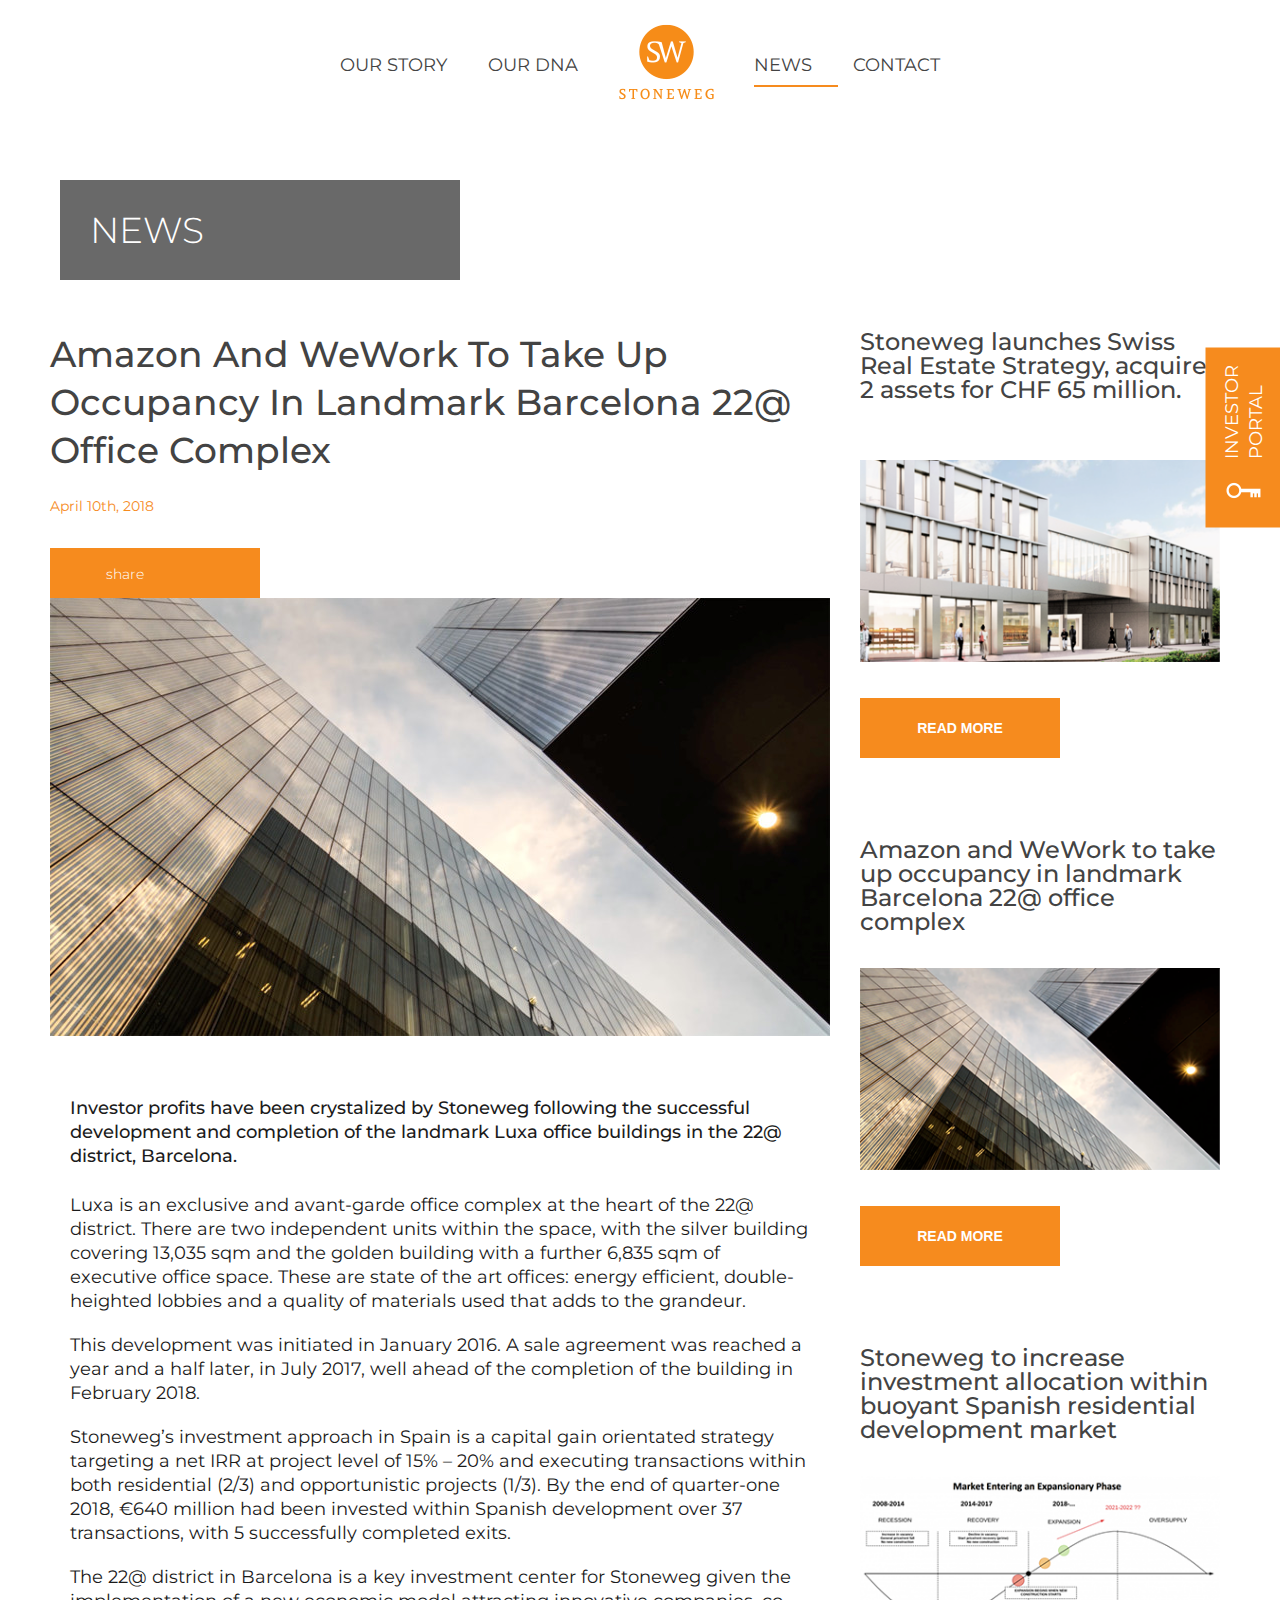
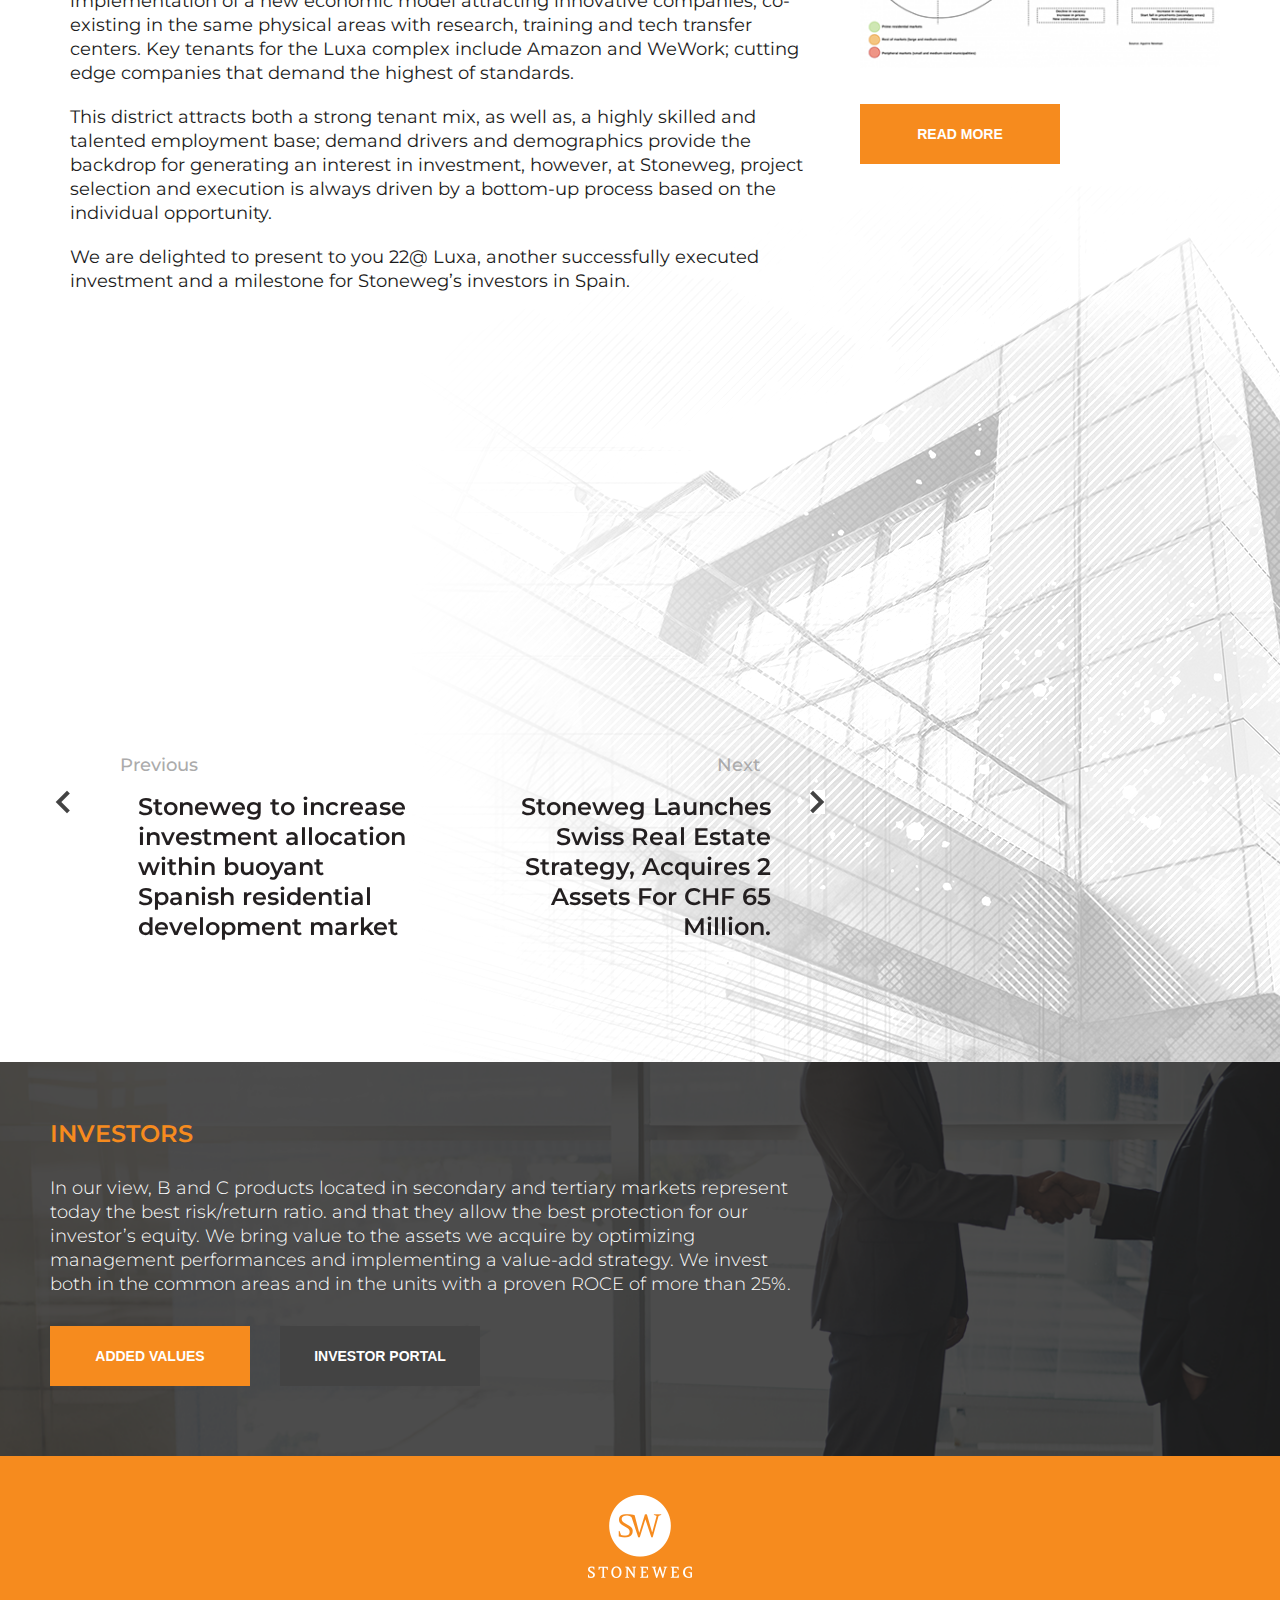
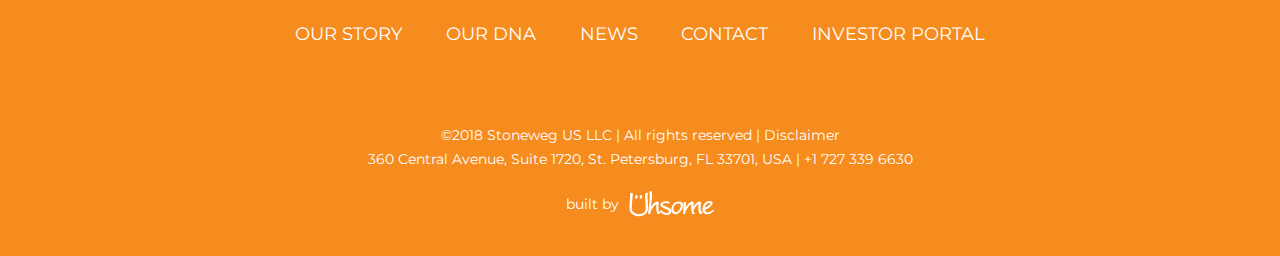
<file: 05_stoneweg_single-news.html>
<!DOCTYPE html>
<html lang="en" dir="ltr">
  <head>
    <meta charset="utf-8">
    <meta name="viewport" content="width=device-width, initial-scale=1">
    <title></title>
    <link rel="stylesheet" href="css/reset.css">
    <link rel="stylesheet" href="https://use.fontawesome.com/releases/v5.0.13/css/all.css" integrity="sha384-DNOHZ68U8hZfKXOrtjWvjxusGo9WQnrNx2sqG0tfsghAvtVlRW3tvkXWZh58N9jp" crossorigin="anonymous">
    <link rel="stylesheet" type="text/css" href="slick/slick.css"/>
    <link rel="stylesheet" type="text/css" href="slick/slick-theme.css"/>
    <link rel="stylesheet" href="css/main.css">
  </head>
  <body>

    <header>
        <nav>
            <ul>
                <li> <a href="#">our story</a> </li>
                <li> <a href="#">our DNA</a> </li>
                <li class="logo"> <a class="logo-link" href="#"> <img src="images/logo.png" alt=""> </a> </li>
                <li> <a class="active" href="#">news</a> </li>
                <li> <a href="#">contact</a> </li>
            </ul>
        </nav>
    </header>

    <div class="investor-portal">
        <div class="portal-key">
            <img src="images/portal-key.png" alt="">
        </div>
        <div class="portal-txt">
            <p>investor</p>
            <p>portal</p>
        </div>
    </div>


    <section class="headline-section">
        <div class="wrapper">
            <div class="headline-section-title">
                <h2>NEWS</h2>
            </div>
        </div>
    </section>


    <section class="news news-single">
        <div class="wrapper">
            <div class="news-single-left">
                <div class="news-title-wrap">
                    <h3 class="news-title">Amazon And WeWork To Take Up Occupancy In Landmark Barcelona 22@ Office Complex</h3>
                    <p class="slider-cont-date">April 10th, 2018</p>
                </div>

                <div class="news-left-img-wrap">
                    <div class="share-box-socials">
                        <ul>
                            <li> <a class="socials-share" href="#">share</a> </li>
                            <li> <a href="#"> <i class="fab fa-facebook-f"></i> </a> </li>
                            <li> <a href="#"> <i class="fab fa-twitter"></i> </a> </li>
                            <li> <a href="#"> <i class="fab fa-linkedin-in"></i> </a> </li>
                        </ul>
                    </div>

                    <div class="news-left-img">
                        <img src="images/news-left-img.jpg" alt="">
                    </div>
                </div>

                <div class="news-left-content">
                    <h5>Investor profits have been crystalized by Stoneweg following the successful development and completion of the landmark Luxa office buildings in the 22@ district, Barcelona.</h5>
                    <p>Luxa is an exclusive and avant-garde office complex at the heart of the 22@ district. There are two independent units within the space, with the silver building covering 13,035 sqm and the golden building with a further 6,835 sqm of executive office space. These are state of the art offices: energy efficient, double-heighted lobbies and a quality of materials used that adds to the grandeur.</p>
                    <p>This development was initiated in January 2016. A sale agreement was reached a year and a half later, in July 2017, well ahead of the completion of the building in February 2018.</p>
                    <p>Stoneweg’s investment approach in Spain is a capital gain orientated strategy targeting a net IRR at project level of 15% – 20% and executing transactions within both residential (2/3) and opportunistic projects (1/3). By the end of quarter-one 2018, €640 million had been invested within Spanish development over 37 transactions, with 5 successfully completed exits.</p>
                    <p>The 22@ district in Barcelona is a key investment center for Stoneweg given the implementation of a new economic model attracting innovative companies, co-existing in the same physical areas with research, training and tech transfer centers. Key tenants for the Luxa complex include Amazon and WeWork; cutting edge companies that demand the highest of standards.</p>
                    <p>This district attracts both a strong tenant mix, as well as, a highly skilled and talented employment base; demand drivers and demographics provide the backdrop for generating an interest in investment, however, at Stoneweg, project selection and execution is always driven by a bottom-up process based on the individual opportunity.</p>
                    <p>We are delighted to present to you 22@ Luxa, another successfully executed investment and a milestone for Stoneweg’s investors in Spain.</p>

                    <div class="news-left-video">
                        <iframe width="640" height="360" src="https://www.youtube.com/embed/WSNOWF2ESk4" frameborder="0" allow="autoplay; encrypted-media" allowfullscreen></iframe>
                    </div>

                    <div class="news-left-content-slider">
                        <div class="news-slider-prev-next">
                            <span class="news-slider-btn-txt">Previous</span>
                            <span class="news-slider-btn-txt">Next</span>
                        </div>
                        <div class="slider-news">
                            <div class="slider-news-box">
                                <p class="slider-news-txt">Stoneweg to increase investment allocation within buoyant Spanish residential development market</p>
                            </div>

                            <div class="slider-news-box">
                                <p class="slider-news-txt txt-align-right">Stoneweg Launches Swiss Real Estate Strategy, Acquires 2 Assets For CHF 65 Million.</p>
                            </div>

                            <div class="slider-news-box">
                                <p class="slider-news-txt">Stoneweg to increase investment allocation within buoyant Spanish residential development market</p>
                            </div>

                            <div class="slider-news-box">
                                <p class="slider-news-txt txt-align-right">Stoneweg Launches Swiss Real Estate Strategy, Acquires 2 Assets For CHF 65 Million.</p>
                            </div>
                        </div>
                    </div>
                </div>
            </div>

            <div class="news-single-right">
              <div class="news-list">
                  <div class="news-list-wrap">
                      <ul>
                          <li>
                              <div class="news-list-title">
                                  <h4>Stoneweg launches Swiss Real Estate Strategy, acquires 2 assets for CHF 65 million.</h4>
                              </div>

                              <div class="news-list-img">
                                  <img src="images/news-swiss-estate.png" alt="">
                              </div>

                              <button class="button btn-org" type="button" name="button">read more</button>
                          </li>

                          <li>
                              <div class="news-list-title">
                                  <h4>Amazon and WeWork to take up occupancy in landmark Barcelona 22@ office complex</h4>
                              </div>

                              <div class="news-list-img">
                                  <img src="images/news-amazon.png" alt="">
                              </div>

                              <button class="button btn-org" type="button" name="button">read more</button>
                          </li>

                          <li>
                              <div class="news-list-title">
                                  <h4>Stoneweg to increase investment allocation within buoyant Spanish residential development market</h4>
                              </div>

                              <div class="news-list-img">
                                  <img src="images/news-increase.png" alt="">
                              </div>

                              <button class="button btn-org" type="button" name="button">read more</button>
                          </li>
                      </ul>
                  </div>
              </div>
            </div>
        </div>
    </section>


    <section class="investors">
        <div class="wrapper">
            <div class="investors-content">
                <h4 class="section-title">INVESTORS</h4>
                <p>In our view, B and C products located in secondary and tertiary markets represent today the best risk/return ratio. and that they allow the best protection for our investor’s equity. We bring value to the assets we acquire by optimizing management performances and implementing a value-add strategy. We invest both in the common areas and in the units with a proven ROCE of more than 25%.</p>
                <div class="investors-btns">
                  <button class="button btn-org" type="button" name="button">added values</button>
                  <button class="button btn-grey" type="button" name="button">investor portal</button>
                </div>
            </div>
        </div>
    </section>


    <footer>
        <div class="footer-inner">
            <div class="logo-footer">
                <a href="#"> <img src="images/logo-footer.png" alt=""> </a>
            </div>
            <div class="nav-footer">
                <ul>
                    <li> <a href="#">our story</a> </li>
                    <li> <a href="#">our DNA</a> </li>
                    <li> <a href="#">news</a> </li>
                    <li> <a href="#">contact</a> </li>
                    <li> <a href="#">investor portal</a> </li>
                </ul>
            </div>
            <div class="socials-footer">
                <ul>
                    <li> <a href="#"> <i class="fab fa-facebook-f"></i> </a> </li>
                    <li> <a href="#"> <i class="fab fa-linkedin-in"></i> </a> </li>
                    <li> <a href="#"> <i class="fab fa-twitter"></i> </a> </li>
                </ul>
            </div>
            <div class="copyright">
                <p>©2018 Stoneweg US LLC   |   All rights reserved   |   Disclaimer</p>
                <p>360 Central Avenue, Suite 1720, St. Petersburg, FL 33701, USA  |  +1 727 339 6630</p>
                <p class="uhsome">
                  <span class="built-by">built by</span>
                  <span class="uhsome-logo"> <a class="uhsome-link" href="#"></a> </span>
                </p>
            </div>
        </div>
    </footer>


    <script type="text/javascript" src="js/jquery-3.3.1.min.js"></script>
    <script type="text/javascript" src="slick/slick.min.js"></script>
    <script type="text/javascript" src="js/main.js"></script>

  </body>
</html>
</file>
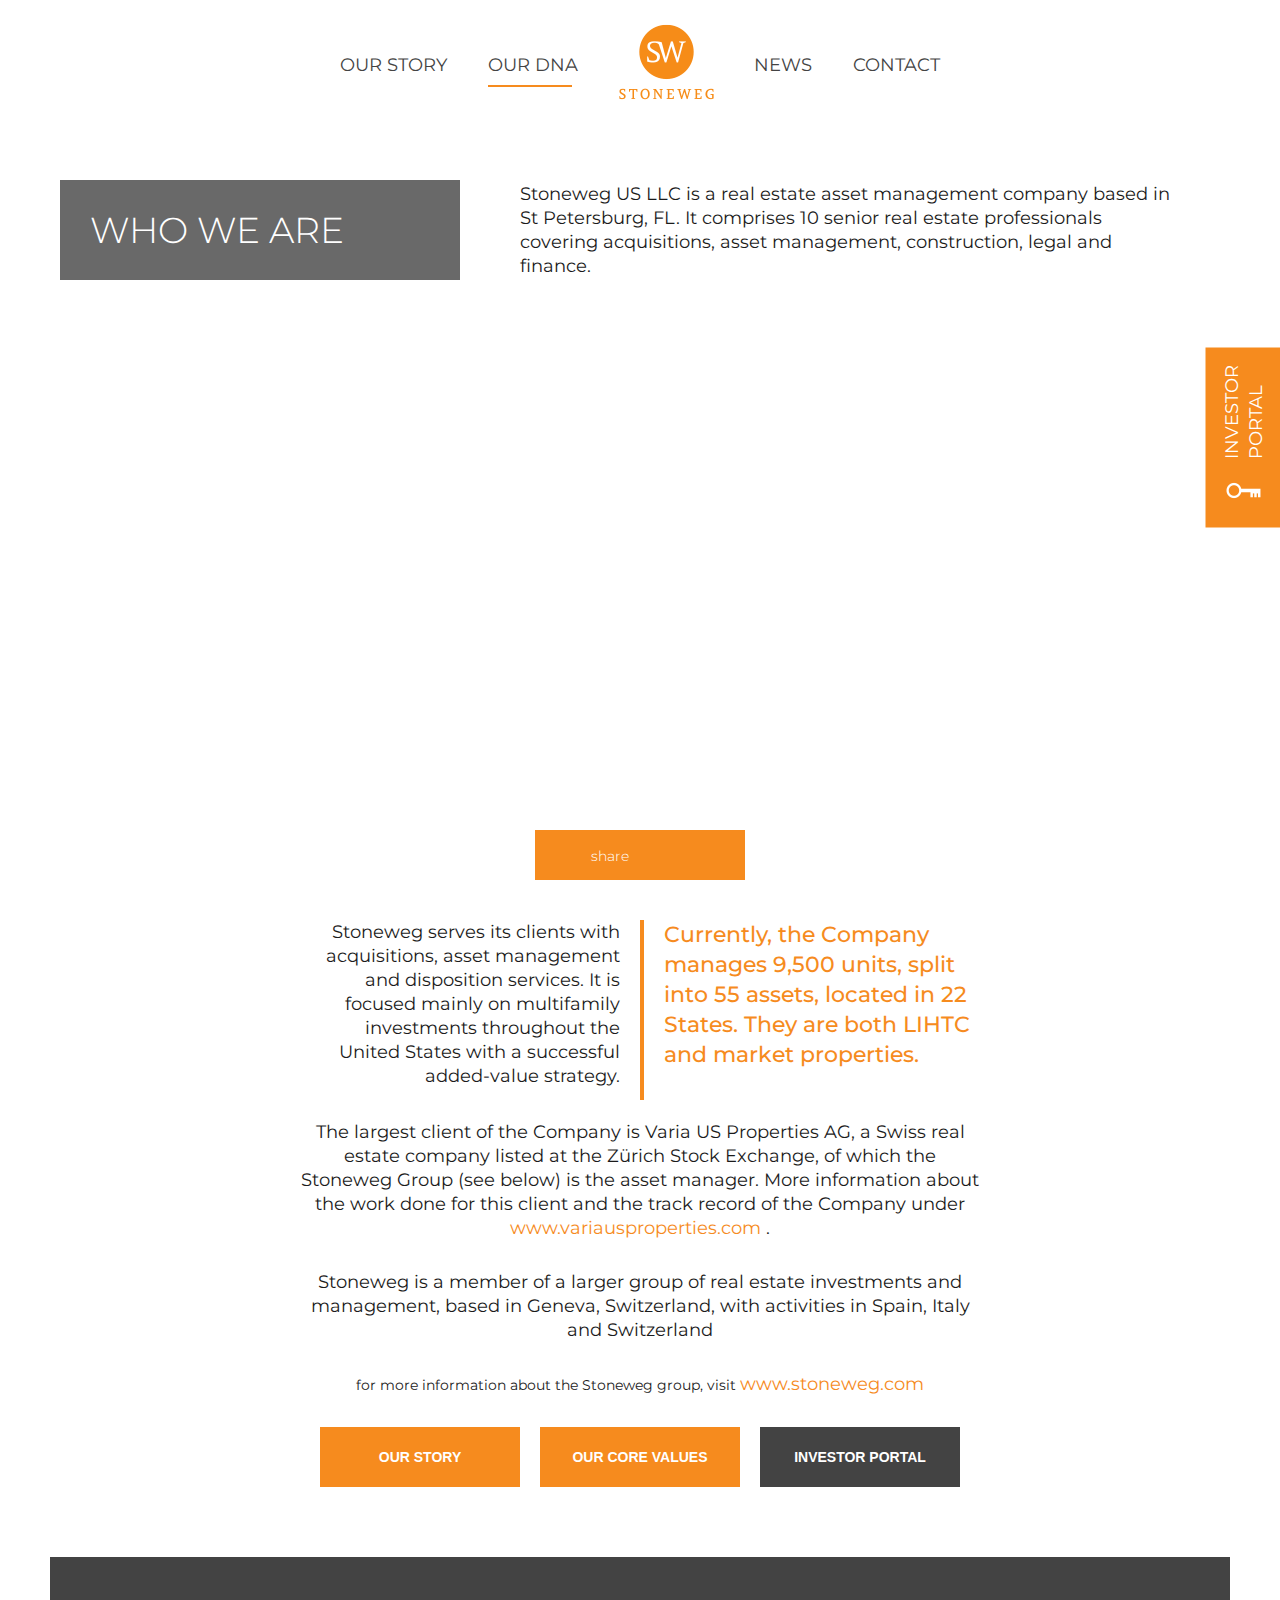
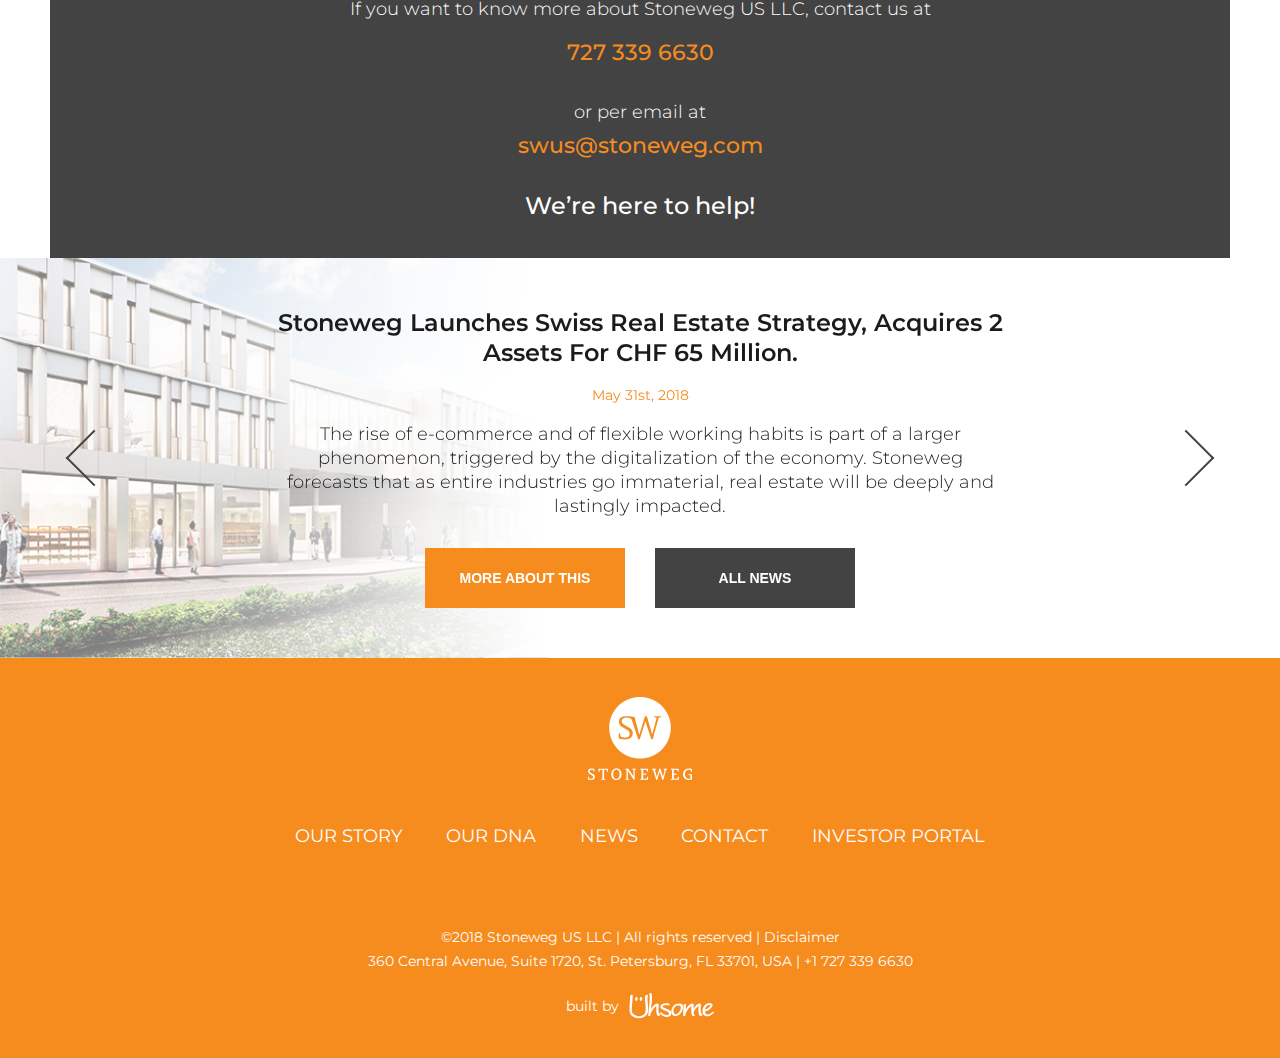
<file: 06_stoneweg_single.html>
<!DOCTYPE html>
<html lang="en" dir="ltr">
  <head>
    <meta charset="utf-8">
    <meta name="viewport" content="width=device-width, initial-scale=1">
    <title></title>
    <link rel="stylesheet" href="css/reset.css">
    <link rel="stylesheet" href="https://use.fontawesome.com/releases/v5.0.13/css/all.css" integrity="sha384-DNOHZ68U8hZfKXOrtjWvjxusGo9WQnrNx2sqG0tfsghAvtVlRW3tvkXWZh58N9jp" crossorigin="anonymous">
    <link rel="stylesheet" type="text/css" href="slick/slick.css"/>
    <link rel="stylesheet" type="text/css" href="slick/slick-theme.css"/>
    <link rel="stylesheet" href="css/main.css">
  </head>
  <body>

    <header>
        <nav>
            <ul>
                <li> <a href="#">our story</a> </li>
                <li> <a class="active" href="#">our DNA</a> </li>
                <li class="logo"> <a class="logo-link" href="#"> <img src="images/logo.png" alt=""> </a> </li>
                <li> <a href="#">news</a> </li>
                <li> <a href="#">contact</a> </li>
            </ul>
        </nav>
    </header>

    <div class="investor-portal">
        <div class="portal-key">
            <img src="images/portal-key.png" alt="">
        </div>
        <div class="portal-txt">
            <p>investor</p>
            <p>portal</p>
        </div>
    </div>


    <section class="headline-section">
        <div class="wrapper with-txt">
            <div class="headline-section-title">
                <h2>Who we are</h2>
            </div>

            <div class="section-sub-title">
                <p>Stoneweg US LLC is a real estate asset management company based in St Petersburg, FL. It comprises 10 senior real estate professionals covering acquisitions, asset management, construction, legal and finance.</p>
            </div>
        </div>
    </section>


    <section class="dna-single">
        <div class="wrapper">
            <div class="dna-single-content">
                <div class="dna-single-video">
                    <iframe width="720" height="480" src="https://www.youtube.com/embed/WSNOWF2ESk4" frameborder="0" allow="autoplay; encrypted-media" allowfullscreen></iframe>
                </div>

                <div class="share-box-socials">
                    <ul>
                        <li> <a class="socials-share" href="#">share</a> </li>
                        <li> <a href="#"> <i class="fab fa-facebook-f"></i> </a> </li>
                        <li> <a href="#"> <i class="fab fa-twitter"></i> </a> </li>
                        <li> <a href="#"> <i class="fab fa-linkedin-in"></i> </a> </li>
                    </ul>
                </div>

                <div class="dna-single-split">
                    <div class="split-left">
                        <p>Stoneweg serves its clients with acquisitions, asset management and disposition services. It is focused mainly on multifamily investments throughout the United States with a successful added-value strategy.</p>
                    </div>

                    <div class="split-right">
                        <p>Currently, the Company manages 9,500 units, split into 55 assets, located in 22 States. They are both LIHTC and market properties.</p>
                    </div>
                </div>

                <div class="dna-single-site">
                    <p>The largest client of the Company is Varia US Properties AG, a Swiss real estate company listed at the Zürich Stock Exchange, of which the Stoneweg Group (see below) is the asset manager. More information about the work done for this client and the track record of the Company under  <a href="#">www.variausproperties.com</a> .</p>
                    <p>Stoneweg is a member of a larger group of real estate investments and management, based in Geneva, Switzerland, with activities in Spain, Italy and Switzerland</p>
                    <p class="more-info">for more information about the Stoneweg group, visit <a href="#">www.stoneweg.com</a></p>
                </div>

                <div class="dna-single-btns">
                    <button class="button btn-org" type="button" name="button">OUR STORY</button>
                    <button class="button btn-org" type="button" name="button">our core values</button>
                    <button class="button btn-grey" type="button" name="button">INVESTOR PORTAL</button>
                </div>
            </div>

            <div class="dna-contact">
                <p class="more">If you want to know more about Stoneweg US LLC, contact us at</p>
                <p class="dna-contact-number">727 339 6630</p>
                <p class="dna-or">or per email at</p>
                <p class="dna-contact-email"> <a href="mailto:swus@stoneweg.com">swus@stoneweg.com</a> </p>
                <p class="dna-contact-help">We’re here to help!</p>
            </div>
        </div>
    </section>


    <section class="home-slider">
        <div class="home-slider-bg"></div>
        <div class="wrapper">
            <div class="slider">
                <div class="home-slider-content">
                    <div class="slider-title">
                        <h3>Stoneweg Launches Swiss Real Estate Strategy, Acquires 2 Assets For CHF 65 Million.</h3>
                        <p class="slider-cont-date">May 31st, 2018</p>
                    </div>
                    <div class="slider-content">
                        <p>The rise of e-commerce and of flexible working habits is part of a larger phenomenon, triggered by the digitalization of the economy. Stoneweg forecasts that as entire industries go immaterial, real estate will be deeply and lastingly impacted.</p>
                    </div>
                    <div class="slider-cont-btns">
                        <button class="button btn-org" type="button" name="button">more about this</button>
                        <button class="button btn-grey" type="button" name="button">all news</button>
                    </div>
                </div>

                <div class="home-slider-content">
                    <div class="slider-title">
                        <h3>Stoneweg Launches Swiss Real Estate Strategy, Acquires 2 Assets For CHF 65 Million.</h3>
                        <p class="slider-cont-date">May 31st, 2018</p>
                    </div>
                    <div class="slider-content">
                        <p>The rise of e-commerce and of flexible working habits is part of a larger phenomenon, triggered by the digitalization of the economy. Stoneweg forecasts that as entire industries go immaterial, real estate will be deeply and lastingly impacted.</p>
                    </div>
                    <div class="slider-cont-btns">
                        <button class="button btn-org" type="button" name="button">more about this</button>
                        <button class="button btn-grey" type="button" name="button">all news</button>
                    </div>
                </div>
            </div>
        </div>
    </section>


    <footer>
        <div class="footer-inner">
            <div class="logo-footer">
                <a href="#"> <img src="images/logo-footer.png" alt=""> </a>
            </div>
            <div class="nav-footer">
                <ul>
                    <li> <a href="#">our story</a> </li>
                    <li> <a href="#">our DNA</a> </li>
                    <li> <a href="#">news</a> </li>
                    <li> <a href="#">contact</a> </li>
                    <li> <a href="#">investor portal</a> </li>
                </ul>
            </div>
            <div class="socials-footer">
                <ul>
                    <li> <a href="#"> <i class="fab fa-facebook-f"></i> </a> </li>
                    <li> <a href="#"> <i class="fab fa-linkedin-in"></i> </a> </li>
                    <li> <a href="#"> <i class="fab fa-twitter"></i> </a> </li>
                </ul>
            </div>
            <div class="copyright">
                <p>©2018 Stoneweg US LLC   |   All rights reserved   |   Disclaimer</p>
                <p>360 Central Avenue, Suite 1720, St. Petersburg, FL 33701, USA  |  +1 727 339 6630</p>
                <p class="uhsome">
                  <span class="built-by">built by</span>
                  <span class="uhsome-logo"> <a class="uhsome-link" href="#"></a> </span>
                </p>
            </div>
        </div>
    </footer>


    <script type="text/javascript" src="js/jquery-3.3.1.min.js"></script>
    <script type="text/javascript" src="slick/slick.min.js"></script>
    <script type="text/javascript" src="js/main.js"></script>

  </body>
</html>
</file>
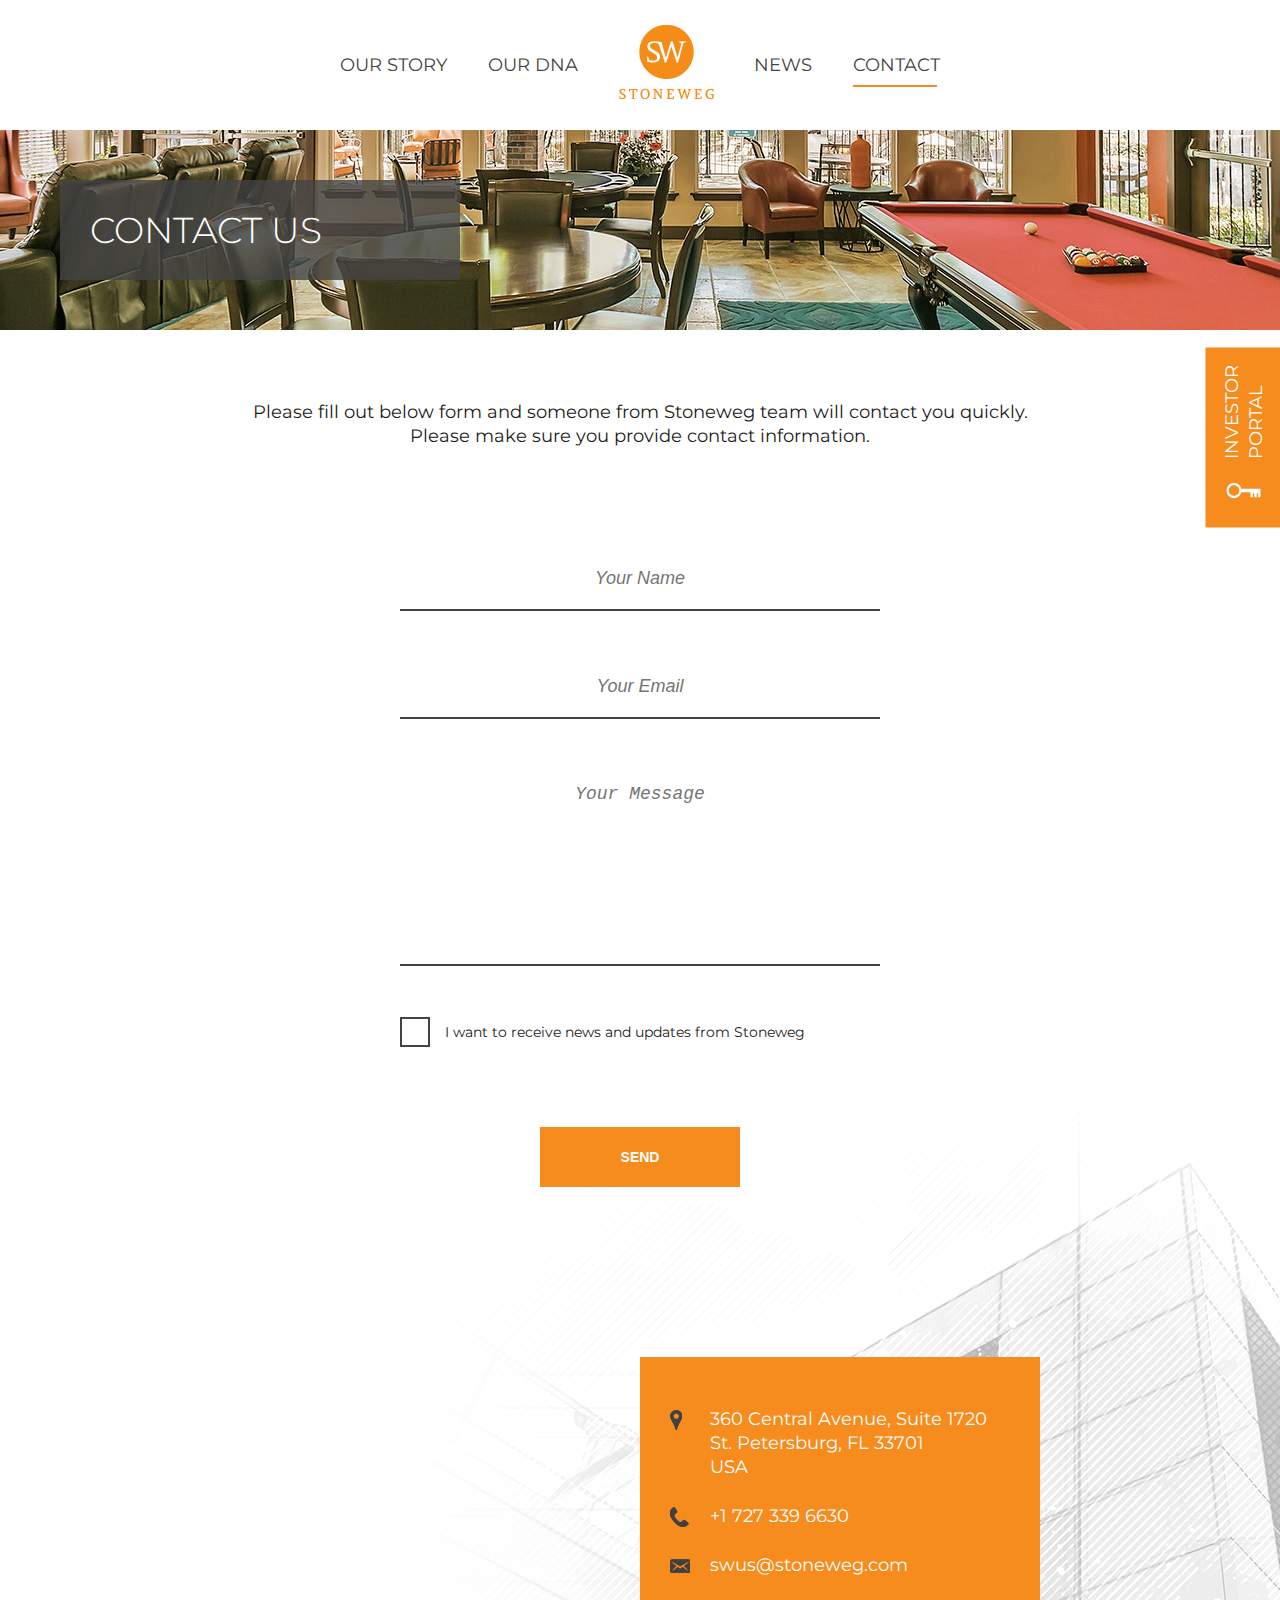
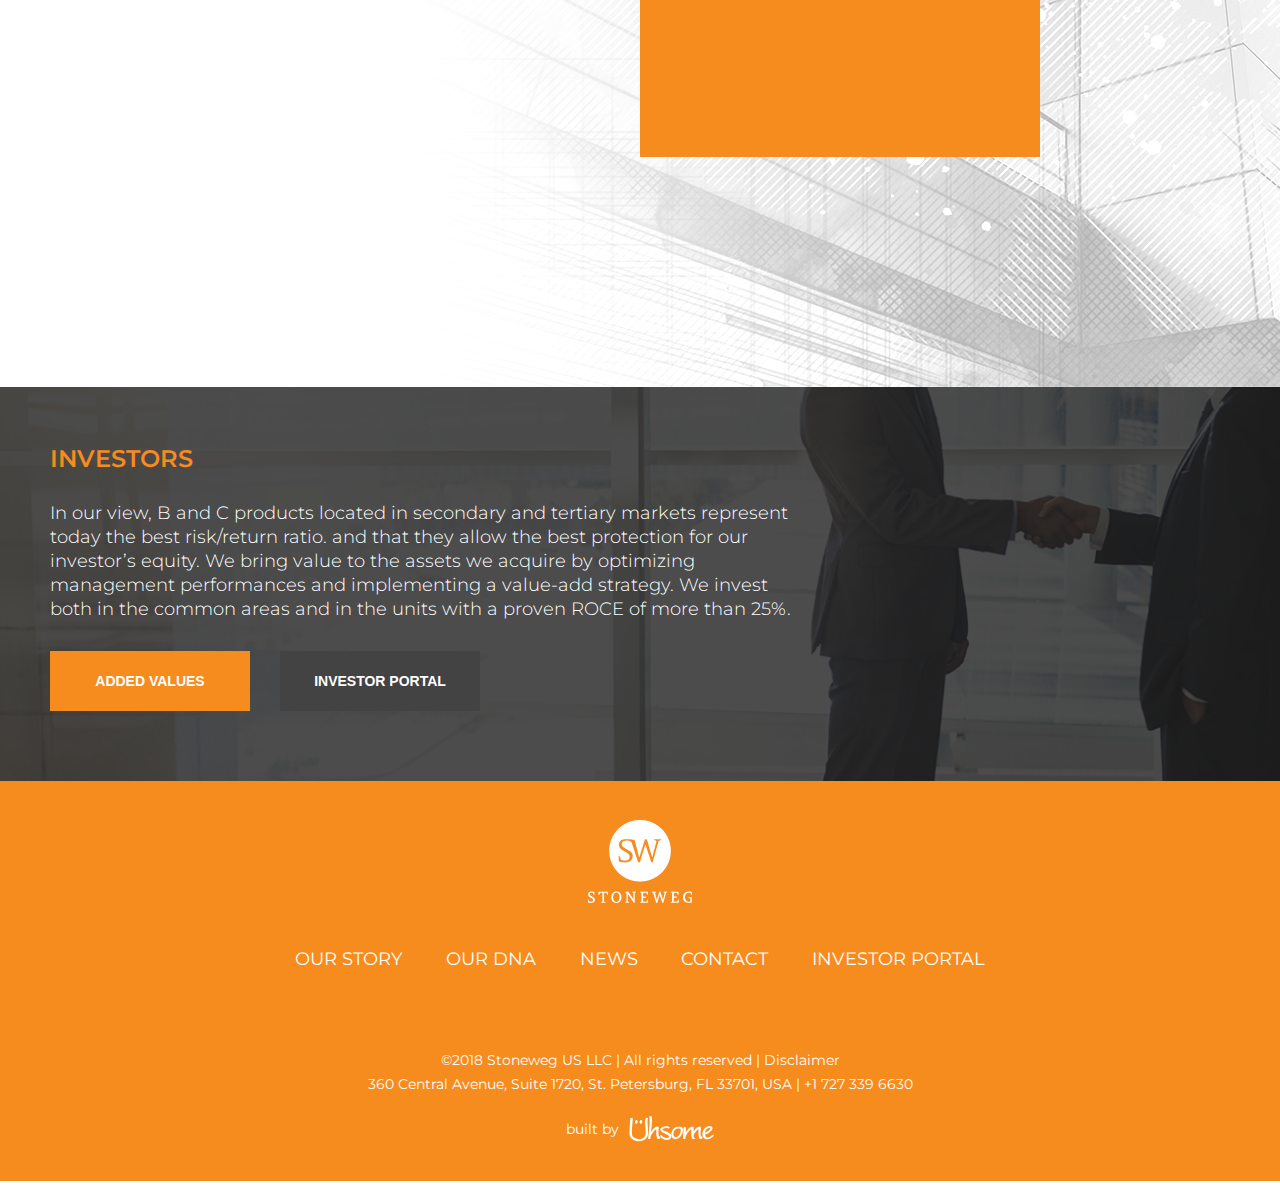
<file: 07_stoneweg_contact.html>
<!DOCTYPE html>
<html lang="en" dir="ltr">
  <head>
    <meta charset="utf-8">
    <meta name="viewport" content="width=device-width, initial-scale=1">
    <title></title>
    <link rel="stylesheet" href="css/reset.css">
    <link rel="stylesheet" href="https://use.fontawesome.com/releases/v5.0.13/css/all.css" integrity="sha384-DNOHZ68U8hZfKXOrtjWvjxusGo9WQnrNx2sqG0tfsghAvtVlRW3tvkXWZh58N9jp" crossorigin="anonymous">
    <link rel="stylesheet" type="text/css" href="slick/slick.css"/>
    <link rel="stylesheet" type="text/css" href="slick/slick-theme.css"/>
    <link rel="stylesheet" href="css/main.css">
  </head>
  <body>

    <header>
        <nav>
            <ul>
                <li> <a href="#">our story</a> </li>
                <li> <a href="#">our DNA</a> </li>
                <li class="logo"> <a class="logo-link" href="#"> <img src="images/logo.png" alt=""> </a> </li>
                <li> <a href="#">news</a> </li>
                <li> <a class="active" href="#">contact</a> </li>
            </ul>
        </nav>
    </header>

    <div class="investor-portal">
        <div class="portal-key">
            <img src="images/portal-key.png" alt="">
        </div>
        <div class="portal-txt">
            <p>investor</p>
            <p>portal</p>
        </div>
    </div>


    <section class="headline-section contact-bg">
        <div class="wrapper">
            <div class="headline-section-title">
                <h2>CONTACT US</h2>
            </div>
        </div>
    </section>


    <section class="contact">
        <div class="contact-wrapper">
            <p class="fill-out">Please fill out below form and someone from Stoneweg team will contact you quickly. Please make sure you provide contact information.</p>

            <div class="contact-form">
                <form class="" action="index.html" method="post">
                    <ul>
                      <li> <input type="text" name="" value="" placeholder="Your Name"> </li>
                      <li> <input type="email" name="" value="" placeholder="Your Email"> </li>
                      <li> <textarea name="name" rows="8" cols="80" placeholder="Your Message"></textarea> </li>
                      <li class="form-checkbox">
                        <input id="recieve" type="checkbox" name="" value="">
                        <label for="recieve">
                          <span>I want to receive news and updates from Stoneweg</span>
                        </label>
                      </li>
                      <li> <button class="button btn-org" type="button" name="button">SEND</button> </li>
                    </ul>
                </form>
            </div>

            <div class="map-address">
                <div class="map">
                    <iframe src="https://www.google.com/maps/embed?pb=!1m18!1m12!1m3!1d1765.136605134898!2d-82.63803766213965!3d27.77055472701562!2m3!1f0!2f0!3f0!3m2!1i1024!2i768!4f13.1!3m3!1m2!1s0x88c2e1834d3032bb%3A0xd845ace32d3e3cf1!2s360+Central+Ave+%231720%2C+St.+Petersburg%2C+FL+33701%2C+USA!5e0!3m2!1sen!2srs!4v1532608855862" width="400" height="400" frameborder="0" style="border:0" allowfullscreen></iframe>
                </div>

                <div class="address">
                    <p class="p-address">
                      360 Central Avenue, Suite 1720 <br>
                      St. Petersburg, FL 33701 <br>
                      USA
                    </p>
                    <p class="p-phone">+1 727 339 6630</p>
                    <p class="p-email"> <a href="mailto:swus@stoneweg.com">swus@stoneweg.com</a> </p>
                </div>
            </div>
        </div>
    </section>


    <section class="investors">
        <div class="wrapper">
            <div class="investors-content">
                <h4 class="section-title">INVESTORS</h4>
                <p>In our view, B and C products located in secondary and tertiary markets represent today the best risk/return ratio. and that they allow the best protection for our investor’s equity. We bring value to the assets we acquire by optimizing management performances and implementing a value-add strategy. We invest both in the common areas and in the units with a proven ROCE of more than 25%.</p>
                <div class="investors-btns">
                  <button class="button btn-org" type="button" name="button">added values</button>
                  <button class="button btn-grey" type="button" name="button">investor portal</button>
                </div>
            </div>
        </div>
    </section>


    <footer>
        <div class="footer-inner">
            <div class="logo-footer">
                <a href="#"> <img src="images/logo-footer.png" alt=""> </a>
            </div>
            <div class="nav-footer">
                <ul>
                    <li> <a href="#">our story</a> </li>
                    <li> <a href="#">our DNA</a> </li>
                    <li> <a href="#">news</a> </li>
                    <li> <a href="#">contact</a> </li>
                    <li> <a href="#">investor portal</a> </li>
                </ul>
            </div>
            <div class="socials-footer">
                <ul>
                    <li> <a href="#"> <i class="fab fa-facebook-f"></i> </a> </li>
                    <li> <a href="#"> <i class="fab fa-linkedin-in"></i> </a> </li>
                    <li> <a href="#"> <i class="fab fa-twitter"></i> </a> </li>
                </ul>
            </div>
            <div class="copyright">
                <p>©2018 Stoneweg US LLC   |   All rights reserved   |   Disclaimer</p>
                <p>360 Central Avenue, Suite 1720, St. Petersburg, FL 33701, USA  |  +1 727 339 6630</p>
                <p class="uhsome">
                  <span class="built-by">built by</span>
                  <span class="uhsome-logo"> <a class="uhsome-link" href="#"></a> </span>
                </p>
            </div>
        </div>
    </footer>


    <script type="text/javascript" src="js/jquery-3.3.1.min.js"></script>
    <script type="text/javascript" src="slick/slick.min.js"></script>
    <script type="text/javascript" src="js/main.js"></script>

  </body>
</html>
</file>
<file: css/main.css>
@import url("https://fonts.googleapis.com/css?family=Montserrat:300,300i,400,400i,500,500i,600,600i,700,700i,800,800i,900,900i");
body {
  font-size: 18px;
  line-height: 24px;
  color: #1b1b1b;
  font-family: 'Montserrat', sans-serif;
  font-weight: 400;
}

* {
  -webkit-box-sizing: border-box;
  box-sizing: border-box;
}

a {
  text-decoration: none;
  font-size: 18px;
  font-weight: 400;
}

img {
  width: 100%;
}

iframe {
  width: 100%;
}

.wrapper {
  max-width: 1200px;
  width: 100%;
  height: 100%;
  padding: 0 10px;
  margin: 0 auto;
}

.button {
  max-width: 200px;
  width: 100%;
  height: 60px;
  color: #ffffff;
  border: none;
  cursor: pointer;
  text-transform: uppercase;
  font-size: 14px;
  font-weight: 600;
  display: block;
  -webkit-transition: all .1s ease;
  -o-transition: all .1s ease;
  transition: all .1s ease;
}

.btn-org {
  background: #f68b1e;
  background: #f68b1e;
  -webkit-transition: all .1s ease;
  -o-transition: all .1s ease;
  transition: all .1s ease;
}

.btn-org:hover {
  background: #d87109;
}

.btn-grey {
  background: #434343;
  background: #434343;
  -webkit-transition: all .1s ease;
  -o-transition: all .1s ease;
  transition: all .1s ease;
}

.btn-grey:hover {
  background: #2a2a2a;
}

.section-title {
  font-size: 24px;
  font-weight: 600;
  text-transform: uppercase;
  color: #f68b1e;
}

header {
  width: 100%;
  background: #fff;
  min-height: 130px;
  display: -webkit-box;
  display: -ms-flexbox;
  display: flex;
  -webkit-box-align: center;
  -ms-flex-align: center;
  align-items: center;
}

header nav {
  max-width: 660px;
  padding: 0 10px;
  width: 100%;
  margin: 0 auto;
}

header ul {
  display: -webkit-box;
  display: -ms-flexbox;
  display: flex;
  -webkit-box-align: center;
  -ms-flex-align: center;
  align-items: center;
  -webkit-box-pack: justify;
  -ms-flex-pack: justify;
  justify-content: space-between;
}

header li {
  margin: 0 20px;
}

header a {
  display: block;
  color: #434343;
  padding: 10px 0;
  text-transform: uppercase;
  position: relative;
}

header a.active::after, header a:hover::after {
  position: absolute;
  content: '';
  width: 84px;
  height: 2px;
  background: #f68b1e;
  left: 0;
  bottom: 0;
}

header a.logo-link:hover::after {
  height: 0;
}

footer {
  width: 100%;
  height: 400px;
  background: #f68b1e;
  color: #ffffff;
  padding: 20px 0;
}

footer a {
  color: #ffffff;
}

.footer-inner {
  max-width: 750px;
  width: 100%;
  height: 100%;
  margin: 0 auto;
  padding: 0 10px;
  display: -webkit-box;
  display: -ms-flexbox;
  display: flex;
  -webkit-box-orient: vertical;
  -webkit-box-direction: normal;
  -ms-flex-direction: column;
  flex-direction: column;
  -ms-flex-pack: distribute;
  justify-content: space-around;
}

.logo-footer {
  display: -webkit-box;
  display: -ms-flexbox;
  display: flex;
  -webkit-box-pack: center;
  -ms-flex-pack: center;
  justify-content: center;
}

.nav-footer {
  width: 100%;
}

.nav-footer ul {
  width: 100%;
  display: -webkit-box;
  display: -ms-flexbox;
  display: flex;
  -webkit-box-pack: justify;
  -ms-flex-pack: justify;
  justify-content: space-between;
}

.nav-footer li {
  margin: 0 20px;
}

.nav-footer a {
  text-transform: uppercase;
}

.socials-footer {
  max-width: 240px;
  width: 100%;
  margin: 0 auto;
  padding: 0 10px;
}

.socials-footer ul {
  width: 100%;
  display: -webkit-box;
  display: -ms-flexbox;
  display: flex;
  -webkit-box-pack: justify;
  -ms-flex-pack: justify;
  justify-content: space-between;
}

.socials-footer i {
  font-size: 26px;
}

.copyright {
  max-width: 600px;
  width: 100%;
  padding: 0 10px;
  text-align: center;
  margin: 0 auto;
}

.copyright p {
  font-size: 14px;
  line-height: 24px;
}

.uhsome {
  margin-top: 20px;
  display: -webkit-box;
  display: -ms-flexbox;
  display: flex;
  -webkit-box-align: center;
  -ms-flex-align: center;
  align-items: center;
  -webkit-box-pack: center;
  -ms-flex-pack: center;
  justify-content: center;
}

.uhsome-link {
  display: block;
  margin-left: 10px;
  background: url(../images/uhsome.png) no-repeat center center;
  background-size: cover;
  width: 85px;
  height: 26px;
}

.home-top {
  width: 100%;
  height: 650px;
  background: url(../images/home-top-bg.jpg) no-repeat center center;
  background-size: cover;
  position: relative;
  display: -webkit-box;
  display: -ms-flexbox;
  display: flex;
  -webkit-box-align: center;
  -ms-flex-align: center;
  align-items: center;
  -webkit-box-pack: center;
  -ms-flex-pack: center;
  justify-content: center;
  padding: 0 80px;
}

.investor-portal {
  z-index: 9;
  position: absolute;
  right: -53px;
  top: 400px;
  width: 180px;
  height: 75px;
  background: #f68b1e;
  color: #ffffff;
  display: -webkit-box;
  display: -ms-flexbox;
  display: flex;
  -webkit-box-pack: space-evenly;
  -ms-flex-pack: space-evenly;
  justify-content: space-evenly;
  -webkit-box-align: center;
  -ms-flex-align: center;
  align-items: center;
  -ms-transform: rotate(20deg);
  -webkit-transform: rotate(20deg);
  transform: rotate(-90deg);
  cursor: pointer;
  background: #f68b1e;
  -webkit-transition: all .1s ease;
  -o-transition: all .1s ease;
  transition: all .1s ease;
}

.investor-portal:hover {
  background: #d87109;
}

.portal-key {
  -webkit-transform: rotate(90deg);
  -ms-transform: rotate(90deg);
  transform: rotate(90deg);
}

.portal-txt p {
  text-transform: uppercase;
}

.home-top-title {
  max-width: 860px;
  width: 100%;
  padding: 70px 0;
  background: rgba(67, 67, 67, 0.8);
  color: #ffffff;
}

.home-top-title-wrap {
  text-align: center;
  text-transform: uppercase;
}

.home-top-title-wrap h3 {
  font-size: 48px;
  line-height: 72px;
  font-weight: 300;
}

.home-top-title-wrap h1 {
  font-size: 72px;
  line-height: 72px;
  font-weight: 600;
}

.home-top-btn {
  margin-top: 40px;
}

.home-top-btn .button {
  margin: 0 auto;
}

.home-strategy {
  padding: 70px 0 100px;
  background: url(../images/home-strategy-bg.png) no-repeat bottom right;
}

.ul-strategy-list {
  display: -webkit-box;
  display: -ms-flexbox;
  display: flex;
  -webkit-box-pack: justify;
  -ms-flex-pack: justify;
  justify-content: space-between;
  -ms-flex-wrap: wrap;
  flex-wrap: wrap;
}

.ul-strategy-list li {
  width: 31%;
  margin: 0 5px;
  margin-bottom: 120px;
}

.ul-strategy-list iframe {
  width: 100%;
}

.video-box {
  position: relative;
  width: 100%;
  height: 250px;
  -webkit-box-shadow: 0px 0px 20px 5px rgba(0, 0, 0, 0.1), 0 0px 20px 0px rgba(0, 0, 0, 0.2);
  box-shadow: 0px 0px 20px 5px rgba(0, 0, 0, 0.1), 0 0px 20px 0px rgba(0, 0, 0, 0.2);
  margin-bottom: 50px;
}

.content-title {
  min-height: 60px;
}

.content-title h3 {
  padding: 0 40px;
  text-align: center;
  font-weight: 600;
  font-size: 24px;
  color: #f68b1e;
  text-transform: uppercase;
}

.content-txt {
  min-height: 140px;
  margin-bottom: 20px;
}

.content-txt p {
  text-align: center;
  line-height: 24px;
}

.content-btn .button {
  margin: 0 auto;
}

.home-slider {
  width: 100%;
  min-height: 400px;
  position: relative;
}

.home-slider .wrapper {
  z-index: 2;
  position: absolute;
  max-width: 1200px;
  width: 100%;
  height: 100%;
  padding: 0 10px;
  left: 0;
  right: 0;
  margin: auto;
  display: -webkit-box;
  display: -ms-flexbox;
  display: flex;
  -webkit-box-align: center;
  -ms-flex-align: center;
  align-items: center;
}

.home-slider-bg {
  z-index: 1;
  position: absolute;
  left: 0;
  top: 0;
  height: 100%;
  width: 550px;
  background: url(../images/home-slider-bg.png) no-repeat center left;
  background-size: cover;
}

.slider {
  max-width: 750px;
  width: 100%;
  margin: 0 auto;
}

.slider .slick-arrow {
  width: 31px;
  height: 58px;
}

.slider .slick-arrow::before {
  content: '';
}

.slider .slick-arrow:hover {
  opacity: .7;
}

.slider .slick-arrow.slick-prev {
  left: -200px;
  background: url(../images/arrow-prev.png) no-repeat center center;
}

.slider .slick-arrow.slick-next {
  right: -200px;
  background: url(../images/arrow-next.png) no-repeat center center;
}

.home-slider-content {
  max-width: 750px;
  width: 100%;
  padding: 0 10px;
  margin: 0 auto;
}

.slider-title {
  margin-bottom: 15px;
}

.slider-title h3 {
  font-weight: 600;
  font-size: 24px;
  line-height: 30px;
  margin-bottom: 15px;
  text-align: center;
}

.slider-cont-date {
  font-size: 14px;
  color: #f68b1e;
  text-align: center;
}

.slider-content {
  margin-bottom: 30px;
}

.slider-content p {
  font-weight: 300;
  line-height: 24px;
  text-align: center;
}

.slider-cont-btns {
  display: -webkit-box;
  display: -ms-flexbox;
  display: flex;
  -webkit-box-pack: center;
  -ms-flex-pack: center;
  justify-content: center;
  display: flex;
  justify-content: center;
}

.slider-cont-btns button {
  margin: 0 15px;
}

.investors {
  width: 100%;
  padding: 60px 0 70px;
  background: url(../images/inverstors-bg.png) no-repeat center center;
  background-size: cover;
}

.investors-content {
  max-width: 760px;
  width: 100%;
}

.investors-content p {
  font-weight: 300;
  line-height: 24px;
  margin: 30px 0;
  color: #ffffff;
}

.investors-btns {
  display: -webkit-box;
  display: -ms-flexbox;
  display: flex;
}

.investors-btns button {
  margin: 0;
}

.investors-btns button.btn-org {
  margin-right: 30px;
}

.our-story-strategy {
  padding-top: 120px;
}

.headline-section {
  width: 100%;
  height: 200px;
}

.headline-section .wrapper {
  padding: 0 20px;
  display: -webkit-box;
  display: -ms-flexbox;
  display: flex;
  -webkit-box-align: center;
  -ms-flex-align: center;
  align-items: center;
  -webkit-box-pack: start;
  -ms-flex-pack: start;
  justify-content: flex-start;
}

.headline-section-title {
  min-width: 400px;
  min-height: 100px;
  padding: 0 30px;
  background: rgba(67, 67, 67, 0.8);
  display: -webkit-box;
  display: -ms-flexbox;
  display: flex;
  -webkit-box-align: center;
  -ms-flex-align: center;
  align-items: center;
}

.headline-section-title h2 {
  text-transform: uppercase;
  font-weight: 300;
  font-size: 36px;
  line-height: 72px;
  color: #ffffff;
}

.our-story-bg {
  background: url(../images/our-story-bg.jpg) no-repeat center center;
  background-size: cover;
}

.our-dna-bg {
  background: url(../images/our-dna-bg.jpg) no-repeat center center;
  background-size: cover;
}

.who-we-are {
  background: url(../images/home-strategy-bg.png) no-repeat center right;
  display: -webkit-box;
  display: -ms-flexbox;
  display: flex;
  -webkit-box-align: center;
  -ms-flex-align: center;
  align-items: center;
  min-height: 400px;
}

.who-we-are-inner {
  max-width: 670px;
  width: 100%;
}

.who-we-are-inner .section-title {
  margin-bottom: 35px;
}

.who-we-are-inner p {
  margin-bottom: 50px;
}

.who-we-are-inner .button {
  margin: 0;
}

.core-values {
  background-color: #f68b1e;
  background: url(../images/core-values-bg.png) no-repeat center right;
  background-size: cover;
  min-height: 400px;
  display: -webkit-box;
  display: -ms-flexbox;
  display: flex;
  -webkit-box-align: center;
  -ms-flex-align: center;
  align-items: center;
}

.core-values .wrapper {
  height: 100%;
  display: -webkit-box;
  display: -ms-flexbox;
  display: flex;
  -webkit-box-pack: end;
  -ms-flex-pack: end;
  justify-content: flex-end;
}

.core-values-inner {
  max-width: 670px;
  width: 100%;
  text-align: right;
}

.core-values-inner .section-title {
  color: #ffffff;
  margin-bottom: 35px;
}

.core-values-inner p {
  margin-bottom: 50px;
}

.core-values-inner .button {
  margin: 0;
  float: right;
}

.added-value {
  width: 100%;
  min-height: 400px;
  background: url(../images/added-value-bg.jpg) no-repeat center left;
  background-size: cover;
  display: -webkit-box;
  display: -ms-flexbox;
  display: flex;
  -webkit-box-align: center;
  -ms-flex-align: center;
  align-items: center;
}

.added-value .section-title {
  color: #f68b1e;
}

.added-value .wrapper {
  height: 100%;
  display: -webkit-box;
  display: -ms-flexbox;
  display: flex;
  -webkit-box-pack: end;
  -ms-flex-pack: end;
  justify-content: flex-end;
  -webkit-box-align: center;
  -ms-flex-align: center;
  align-items: center;
}

.news {
  background: url(../images/home-strategy-bg.png) no-repeat bottom right;
}

.news-title-wrap {
  margin-bottom: 30px;
}

.news-title-wrap .slider-cont-date {
  text-align: left;
}

.news-title {
  font-size: 36px;
  line-height: 48px;
  font-weight: 500;
  color: #434343;
  margin-bottom: 20px;
}

.news-more-about {
  display: -webkit-box;
  display: -ms-flexbox;
  display: flex;
  margin-bottom: 80px;
}

.more-about-img {
  max-width: 780px;
  width: 100%;
}

.more-about-img img {
  width: 100%;
}

.more-about-txt {
  max-width: 420px;
  width: 100%;
  padding: 20px 0;
  padding-left: 20px;
}

.more-about-txt p {
  margin-bottom: 20px;
}

.news-list {
  margin-bottom: 80px;
}

.news-list-wrap ul {
  display: -webkit-box;
  display: -ms-flexbox;
  display: flex;
  -ms-flex-wrap: wrap;
  flex-wrap: wrap;
  -ms-flex-pack: distribute;
  justify-content: space-around;
}

.news-list-wrap li {
  max-width: 370px;
  width: 100%;
  margin: 0 5px;
  margin-bottom: 80px;
}

.news-list-title {
  min-height: 120px;
}

.news-list-title h4 {
  font-weight: 500;
  font-size: 24px;
  color: #434343;
}

.news-list-img {
  margin: 10px 0 30px;
}

.news-pagination {
  margin: 10px 0;
  display: -webkit-box;
  display: -ms-flexbox;
  display: flex;
  -webkit-box-pack: center;
  -ms-flex-pack: center;
  justify-content: center;
  -webkit-box-align: center;
  -ms-flex-align: center;
  align-items: center;
}

.news-pagination span {
  cursor: pointer;
}

.pag-prev {
  margin: 0 10px;
  width: 8px;
  height: 12px;
  background: url(../images/pag-prev.png) no-repeat center center;
}

.pag-next {
  margin: 0 10px;
  width: 8px;
  height: 12px;
  background: url(../images/pag-next.png) no-repeat center center;
}

.ul-pagination {
  display: -webkit-box;
  display: -ms-flexbox;
  display: flex;
}

.ul-pagination li {
  margin: 0 5px;
  color: #ababab;
}

.ul-pagination a {
  color: #ababab;
}

.ul-pagination a:hover {
  color: #434343;
}

.ul-pagination .pag-active {
  color: #434343;
}

.news-single {
  padding-bottom: 100px;
}

.news-single .wrapper {
  display: -webkit-box;
  display: -ms-flexbox;
  display: flex;
  -webkit-box-pack: justify;
  -ms-flex-pack: justify;
  justify-content: space-between;
}

.news-single-left {
  max-width: 780px;
  width: 100%;
}

.share-box-socials {
  max-width: 210px;
  width: 100%;
  height: 50px;
  padding: 20px;
  background: #f68b1e;
  display: -webkit-box;
  display: -ms-flexbox;
  display: flex;
  -webkit-box-align: center;
  -ms-flex-align: center;
  align-items: center;
  -webkit-box-pack: center;
  -ms-flex-pack: center;
  justify-content: center;
}

.share-box-socials ul {
  display: -webkit-box;
  display: -ms-flexbox;
  display: flex;
  -webkit-box-align: center;
  -ms-flex-align: center;
  align-items: center;
  -ms-flex-pack: distribute;
  justify-content: space-around;
}

.share-box-socials li {
  margin: 0 10px;
}

.share-box-socials a {
  color: #ffffff;
  font-size: 20px;
}

.share-box-socials .socials-share {
  font-weight: 300;
  font-size: 14px;
}

.news-left-img {
  max-width: 780px;
  width: 100%;
  height: 438px;
  margin-bottom: 60px;
}

.news-left-content {
  padding: 0 20px;
}

.news-left-content h5 {
  font-weight: 500;
  font-size: 18px;
  line-height: 24px;
  margin-bottom: 25px;
}

.news-left-content p {
  margin-bottom: 20px;
}

.news-left-video {
  max-width: 640px;
  width: 100%;
  height: 360px;
  margin: 40px 0 60px;
}

.news-left-content-slider {
  max-width: 745px;
  width: 100%;
  padding: 0 10px;
}

.news-left-content-slider .slick-prev {
  background: url(../images/slider-left.png) no-repeat center center;
  width: 15px;
  height: 24px;
  top: 10px;
}

.news-left-content-slider .slick-prev::before {
  content: '';
}

.news-left-content-slider .slick-next {
  background: url(../images/slider-right.png) no-repeat center center;
  width: 15px;
  height: 24px;
  top: 10px;
}

.news-left-content-slider .slick-next::before {
  content: '';
}

.news-single-right {
  max-width: 380px;
  width: 100%;
  padding: 0 5px;
}

.news-slider-prev-next {
  display: -webkit-box;
  display: -ms-flexbox;
  display: flex;
  -webkit-box-pack: justify;
  -ms-flex-pack: justify;
  justify-content: space-between;
  margin-bottom: 15px;
  padding: 0 40px;
}

.news-slider-btn-txt {
  font-size: 18px;
  color: #ababab;
  font-weight: 500;
  cursor: pointer;
}

.news-slider-btn-txt:hover {
  color: #787878;
}

.slider-news .slick-track {
  display: -webkit-box;
  display: -ms-flexbox;
  display: flex;
  -webkit-box-pack: justify;
  -ms-flex-pack: justify;
  justify-content: space-between;
}

.slider-news-box {
  max-width: 280px;
  width: 100%;
}

.slider-news-txt {
  font-weight: 600;
  font-size: 24px;
  line-height: 30px;
  color: #231f20;
}

.slider-news-txt.txt-align-right {
  text-align: right;
}

.section-sub-title {
  max-width: 680px;
  width: 100%;
  padding: 0 10px;
  margin-left: 50px;
}

.dna-single-content {
  max-width: 720px;
  width: 100%;
  margin: 0 auto;
  margin-bottom: 50px;
  padding: 20px 0;
}

.dna-single-content .share-box-socials {
  margin: 0 auto;
  margin-bottom: 40px;
}

.dna-contact {
  padding: 40px;
  background: #434343;
  color: #ffffff;
  text-align: center;
}

.dna-contact .more {
  margin-bottom: 20px;
  font-weight: 300;
}

.dna-contact .dna-contact-number, .dna-contact .dna-contact-email a {
  font-size: 22px;
  line-height: 24px;
  color: #f68b1e;
  font-weight: 500;
  margin-bottom: 35px;
}

.dna-contact .dna-or {
  margin-bottom: 10px;
  font-weight: 300;
}

.dna-contact .dna-contact-email {
  margin-bottom: 35px;
}

.dna-contact .dna-contact-help {
  font-weight: 500;
  font-size: 24px;
  line-height: 24px;
}

.dna-single-video {
  max-width: 720px;
  width: 100%;
  height: 480px;
}

.dna-single-split {
  display: -webkit-box;
  display: -ms-flexbox;
  display: flex;
  margin-bottom: 20px;
}

.split-left,
.split-right {
  width: 50%;
  padding: 0 20px;
  min-height: 180px;
}

.split-left p {
  text-align: right;
}

.split-right {
  border-left: 4px solid #f68b1e;
}

.split-right p {
  font-weight: 500;
  font-size: 22px;
  line-height: 30px;
  color: #f68b1e;
}

.dna-single-site {
  text-align: center;
  padding: 0 20px;
}

.dna-single-site p {
  margin-bottom: 30px;
}

.dna-single-site p.more-info {
  font-size: 14px;
}

.dna-single-site a {
  color: #f68b1e;
}

.dna-single-btns {
  display: -webkit-box;
  display: -ms-flexbox;
  display: flex;
  -webkit-box-pack: center;
  -ms-flex-pack: center;
  justify-content: center;
}

.dna-single-btns button {
  margin: 0 10px;
}

.contact-bg {
  background: url(../images/contact-bg.jpg) no-repeat center center;
  background-size: cover;
}

.contact {
  background: url(../images/home-strategy-bg.png) no-repeat bottom right;
  padding: 70px 0 230px;
}

.contact-wrapper {
  max-width: 820px;
  width: 100%;
  margin: 0 auto;
  padding: 0 10px;
}

.fill-out {
  text-align: center;
}

.contact-form {
  max-width: 500px;
  width: 100%;
  padding: 0 10px;
  margin: 0 auto;
  margin-top: 100px;
  margin-bottom: 170px;
}

.contact-form li {
  margin-bottom: 45px;
}

.contact-form li.form-checkbox {
  margin-bottom: 80px;
}

.contact-form input,
.contact-form textarea {
  border: none;
  border-bottom: 2px solid #434343;
  padding: 20px;
  width: 100%;
  text-align: center;
  font-size: 18px;
}

.contact-form input::-webkit-input-placeholder,
.contact-form textarea::-webkit-input-placeholder {
  font-style: italic;
  font-size: 18px;
  font-weight: 300;
}

.contact-form input:-ms-input-placeholder,
.contact-form textarea:-ms-input-placeholder {
  font-style: italic;
  font-size: 18px;
  font-weight: 300;
}

.contact-form input::-ms-input-placeholder,
.contact-form textarea::-ms-input-placeholder {
  font-style: italic;
  font-size: 18px;
  font-weight: 300;
}

.contact-form input::placeholder,
.contact-form textarea::placeholder {
  font-style: italic;
  font-size: 18px;
  font-weight: 300;
}

.contact-form textarea {
  resize: none;
}

.contact-form button {
  margin: 0 auto;
}

.form-checkbox {
  display: -webkit-box;
  display: -ms-flexbox;
  display: flex;
}

.form-checkbox input {
  display: none;
}

.form-checkbox label {
  font-size: 14px;
  position: relative;
  display: -webkit-box;
  display: -ms-flexbox;
  display: flex;
  -webkit-box-align: center;
  -ms-flex-align: center;
  align-items: center;
  cursor: pointer;
}

.form-checkbox label span {
  margin-left: 15px;
}

.form-checkbox label::before {
  content: '\2714';
  display: block;
  width: 30px;
  height: 30px;
  border: 2px solid #434343;
  -webkit-box-sizing: border-box;
  box-sizing: border-box;
  color: transparent;
}

input[type="checkbox"]:checked + label::before {
  color: #f68b1e;
  font-size: 24px;
  font-weight: 600;
  text-align: center;
}

.map-address {
  max-width: 800px;
  width: 100%;
  display: -webkit-box;
  display: -ms-flexbox;
  display: flex;
}

.map-address .map {
  width: 50%;
  height: 400px;
}

.map-address .address {
  width: 50%;
  height: 400px;
  background: #f68b1e;
  color: #ffffff;
  padding: 50px 30px;
}

.map-address .address p {
  padding-left: 40px;
  position: relative;
  margin-bottom: 25px;
}

.map-address .address p.p-address::before, .map-address .address p.p-phone::before, .map-address .address p.p-email::before {
  content: '';
  position: absolute;
  width: 25px;
  height: 25px;
  left: 0;
  background: url(../images/address-location.png) no-repeat center left;
}

.map-address .address p.p-phone::before {
  background: url(../images/address-phone.png) no-repeat center left;
}

.map-address .address p.p-email::before {
  background: url(../images/address-email.png) no-repeat center left;
}

.map-address .address a {
  color: #ffffff;
  font-size: 18px;
}

.modal {
  display: none;
  background-color: rgba(0, 0, 0, 0.8);
  overflow: auto;
  width: 100%;
  height: 100%;
  position: fixed;
  z-index: 999;
  left: 0;
  top: 0;
  padding-top: 200px;
}

.video-box-modal {
  z-index: 9999;
  position: relative;
  max-width: 720px;
  width: 100%;
  height: 380px;
  margin: 0 auto;
}

.modal-btn {
  position: absolute;
  display: block;
  width: 100%;
  height: 100%;
  background: transparent;
  cursor: pointer;
  border: none;
}

.video-box-modal {
  max-width: 720px;
  width: 100%;
  height: 380px;
}

@media screen and (max-width: 1200px) {
  .slider .slick-arrow.slick-prev {
    left: -30px;
  }
  .slider .slick-arrow.slick-next {
    right: -30px;
  }
  .investor-portal {
    top: 165px;
  }
}

@media screen and (max-width: 1024px) {
  .news-single .wrapper {
    -webkit-box-orient: vertical;
    -webkit-box-direction: normal;
    -ms-flex-direction: column;
    flex-direction: column;
    -webkit-box-align: center;
    -ms-flex-align: center;
    align-items: center;
  }
  .news-single-left {
    margin-bottom: 50px;
  }
}

@media screen and (max-width: 920px) {
  .ul-strategy-list li {
    width: 45%;
  }
}

@media screen and (max-width: 768px) {
  header nav {
    display: none;
  }
  .investor-portal {
    display: none;
    -webkit-transform: rotate(0deg);
    -ms-transform: rotate(0deg);
    transform: rotate(0deg);
    left: 0;
    right: 0;
    margin: auto;
    top: 290px;
  }
  .headline-section-title {
    min-width: 0;
    max-width: 400px;
    width: 100%;
  }
  .button {
    max-width: 150px;
    width: 100%;
    height: 45px;
    font-size: 12px;
  }
  .home-top-title {
    padding: 30px 20px;
    max-width: 500px;
    width: 100%;
  }
  .home-top-title-wrap h3 {
    font-size: 28px;
  }
  .home-top-title-wrap h1 {
    font-size: 32px;
  }
  .home-strategy {
    padding: 40px 0;
  }
  .our-story-strategy {
    padding-top: 120px;
  }
  .ul-strategy-list {
    -webkit-box-pack: center;
    -ms-flex-pack: center;
    justify-content: center;
  }
  .ul-strategy-list li {
    max-width: 380px;
    width: 100%;
  }
  .ul-strategy-list li:last-child {
    margin-bottom: 0;
  }
  .video-box {
    margin-bottom: 30px;
  }
  .home-slider .wrapper {
    max-width: 550px;
    padding: 0 50px;
  }
  .slider-title h3 {
    font-size: 18px;
    line-height: 20px;
  }
  .slider-title p {
    font-size: 10px;
  }
  .slider-content p {
    font-size: 16px;
  }
  .investors {
    padding: 30px 0;
  }
  .investors-content {
    text-align: center;
  }
  .investors-content h4 {
    font-size: 20px;
  }
  .investors-content p {
    font-size: 16px;
    line-height: 24px;
  }
  .investors-btns {
    -webkit-box-pack: center;
    -ms-flex-pack: center;
    justify-content: center;
  }
  .home-slider-bg {
    max-width: 550px;
    width: 100%;
  }
}

@media screen and (max-width: 576px) {
  .home-top {
    height: 500px;
    padding: 0 10px;
  }
  .home-top-title-wrap h3 {
    font-size: 22px;
    line-height: 32px;
  }
  .home-top-title-wrap h1 {
    font-size: 26px;
  }
  .content-title {
    min-height: 50px;
  }
  .content-title h3 {
    font-size: 20px;
  }
  .content-txt p {
    font-size: 18px;
  }
  .content-txt {
    min-height: 80px;
  }
  .slider-title {
    margin-bottom: 10px;
  }
  .slider-title h3 {
    font-size: 14px;
    line-height: 16px;
    margin-bottom: 10px;
  }
  .slider-content {
    margin-bottom: 10px;
  }
  .slider-content p {
    font-size: 12px;
    font-weight: 400;
  }
  .investors-content p {
    font-size: 14px;
  }
  .logo-footer {
    margin-bottom: 30px;
  }
  .nav-footer ul {
    -webkit-box-orient: vertical;
    -webkit-box-direction: normal;
    -ms-flex-direction: column;
    flex-direction: column;
  }
  .nav-footer li {
    text-align: center;
    margin-bottom: 10px;
  }
  footer {
    height: auto;
  }
  .nav-footer {
    margin-bottom: 30px;
  }
  .socials-footer {
    margin-bottom: 30px;
  }
  .headline-section-title h2 {
    font-size: 28px;
    line-height: 34px;
  }
  .who-we-are-inner {
    text-align: center;
  }
  .who-we-are-inner .button {
    margin: 0 auto;
  }
  .core-values-inner {
    text-align: center;
    display: -webkit-box;
    display: -ms-flexbox;
    display: flex;
    -webkit-box-orient: vertical;
    -webkit-box-direction: normal;
    -ms-flex-direction: column;
    flex-direction: column;
    -webkit-box-align: center;
    -ms-flex-align: center;
    align-items: center;
  }
  .news-title {
    text-align: center;
    font-size: 28px;
    line-height: 34px;
  }
  .news-title-wrap .slider-cont-date {
    text-align: center;
  }
  .news-more-about {
    -webkit-box-orient: vertical;
    -webkit-box-direction: normal;
    -ms-flex-direction: column;
    flex-direction: column;
  }
  .more-about-txt {
    padding: 0;
    margin: 0 auto;
    text-align: center;
  }
  .more-about-txt .button {
    margin: 0 auto;
  }
  .news-list-wrap .button {
    margin: 0 auto;
  }
  .news-list-title h4 {
    text-align: center;
  }
  .news-left-img {
    height: auto;
  }
  .news-left-content {
    text-align: center;
  }
  .news-single {
    padding-bottom: 50px;
  }
  .news-list {
    margin-bottom: 0;
  }
  .slider-news-txt {
    font-size: 14px;
    line-height: 16px;
  }
  .section-sub-title {
    margin-left: 10px;
  }
  .section-sub-title p {
    font-size: 14px;
    line-height: 16px;
  }
  .headline-section {
    height: 230px;
  }
  .headline-section .wrapper.with-txt {
    -webkit-box-orient: vertical;
    -webkit-box-direction: normal;
    -ms-flex-direction: column;
    flex-direction: column;
  }
  .section-sub-title {
    padding: 10px;
    text-align: center;
  }
  .split-left,
  .split-right {
    padding: 0 5px;
  }
  .split-left p,
  .split-right p {
    font-size: 14px;
    line-height: 16px;
  }
  .dna-contact {
    padding: 20px 10px;
  }
  .map-address {
    -webkit-box-orient: vertical;
    -webkit-box-direction: normal;
    -ms-flex-direction: column;
    flex-direction: column;
  }
  .map-address .map,
  .map-address .address {
    width: 100%;
  }
  .map-address .address {
    padding: 50px 15px;
  }
  .map-address p {
    font-size: 14px;
  }
}
</file>
